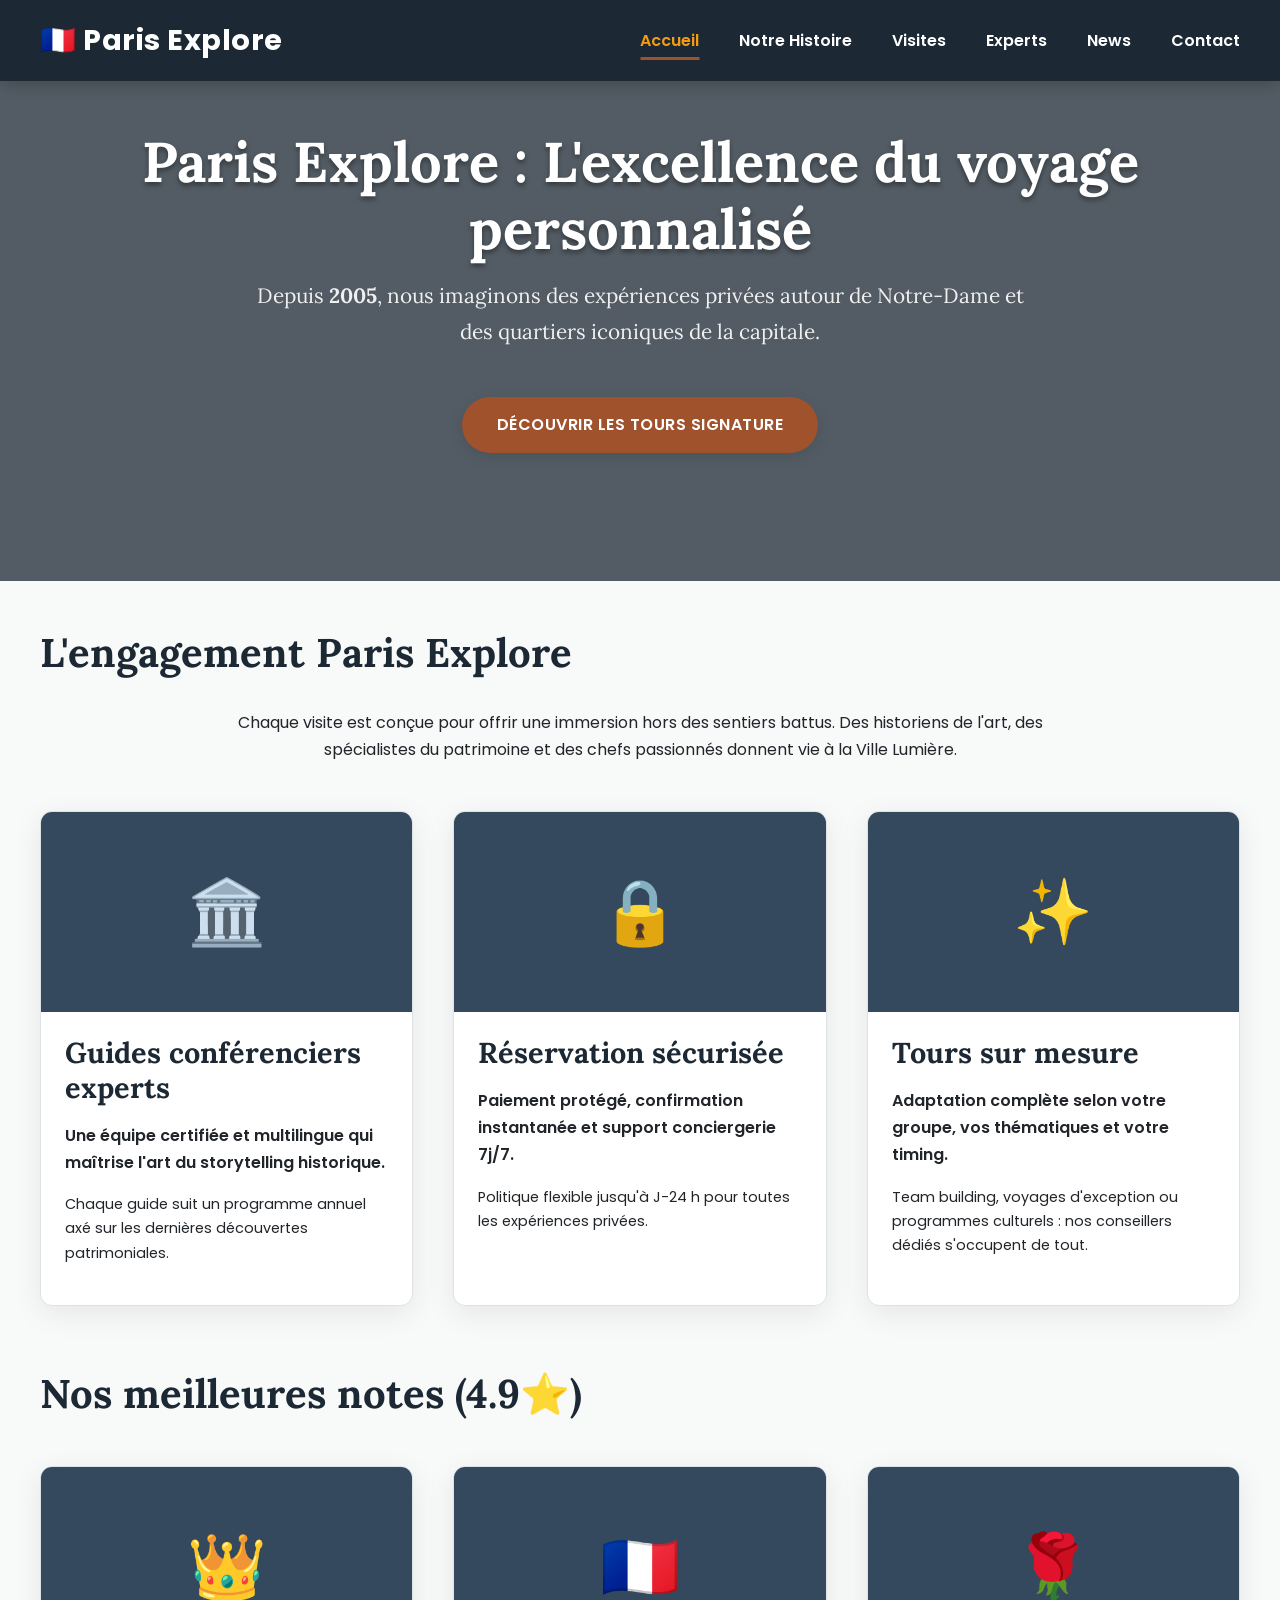
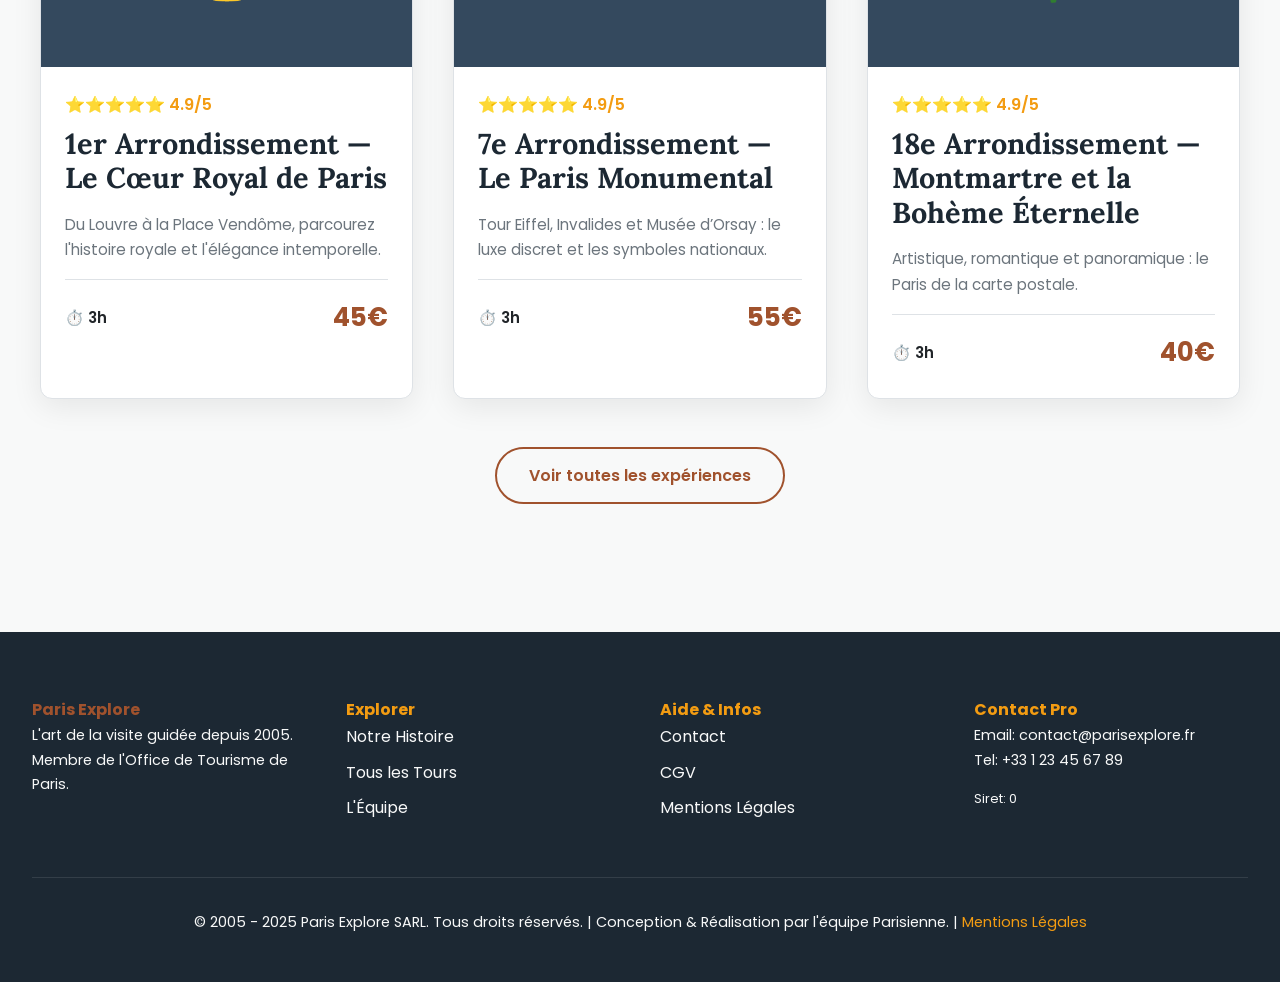
<file: index.html>
<!DOCTYPE html>
<html lang="fr">
<head>
    <meta charset="UTF-8">
    <meta name="viewport" content="width=device-width, initial-scale=1.0">
    <title>Paris Explore | Visites Privées d'Exception</title>
    <link rel="preconnect" href="https://fonts.googleapis.com">
    <link rel="preconnect" href="https://fonts.gstatic.com" crossorigin>
    <link href="https://fonts.googleapis.com/css2?family=Lora:ital,wght@0,400..700;1,400..700&family=Poppins:wght@300;400;600;700&display=swap" rel="stylesheet">
    <link rel="stylesheet" href="css/styles.css">
</head>
<body data-page="home">
    <div data-component="modal"></div>
    <div data-component="header"></div>

    <main>
        <section class="hero">
            <h1>Paris Explore&nbsp;: L'excellence du voyage personnalisé</h1>
            <p>Depuis <strong>2005</strong>, nous imaginons des expériences privées autour de Notre-Dame et des quartiers iconiques de la capitale.</p>
            <a class="cta-button" href="tours.html">Découvrir les tours signature</a>
        </section>

        <div class="container">
            <h2>L'engagement Paris Explore</h2>
            <p class="intro-text text-center">Chaque visite est conçue pour offrir une immersion hors des sentiers battus. Des historiens de l'art, des spécialistes du patrimoine et des chefs passionnés donnent vie à la Ville Lumière.</p>

            <div class="grid grid-spacing">
                <div class="card card-static">
                    <div class="card-image" aria-hidden="true">🏛️</div>
                    <div class="card-content">
                        <h3>Guides conférenciers experts</h3>
                        <p class="text-emphasis">Une équipe certifiée et multilingue qui maîtrise l'art du storytelling historique.</p>
                        <p class="text-small">Chaque guide suit un programme annuel axé sur les dernières découvertes patrimoniales.</p>
                    </div>
                </div>
                <div class="card card-static">
                    <div class="card-image" aria-hidden="true">🔒</div>
                    <div class="card-content">
                        <h3>Réservation sécurisée</h3>
                        <p class="text-emphasis">Paiement protégé, confirmation instantanée et support conciergerie 7j/7.</p>
                        <p class="text-small">Politique flexible jusqu'à J-24&nbsp;h pour toutes les expériences privées.</p>
                    </div>
                </div>
                <div class="card card-static">
                    <div class="card-image" aria-hidden="true">✨</div>
                    <div class="card-content">
                        <h3>Tours sur mesure</h3>
                        <p class="text-emphasis">Adaptation complète selon votre groupe, vos thématiques et votre timing.</p>
                        <p class="text-small">Team building, voyages d'exception ou programmes culturels&nbsp;: nos conseillers dédiés s'occupent de tout.</p>
                    </div>
                </div>
            </div>

            <h2 class="section-spacing">Nos meilleures notes (4.9⭐)</h2>
            <div class="grid" id="popularTours"></div>

            <div class="section-cta">
                <a class="secondary-button" href="tours.html">Voir toutes les expériences</a>
            </div>
        </div>
    </main>

    <div data-component="footer"></div>

    <script type="module" src="js/layout.js"></script>
    <script type="module" src="js/pages/home.js"></script>
</body>
</html>
</file>
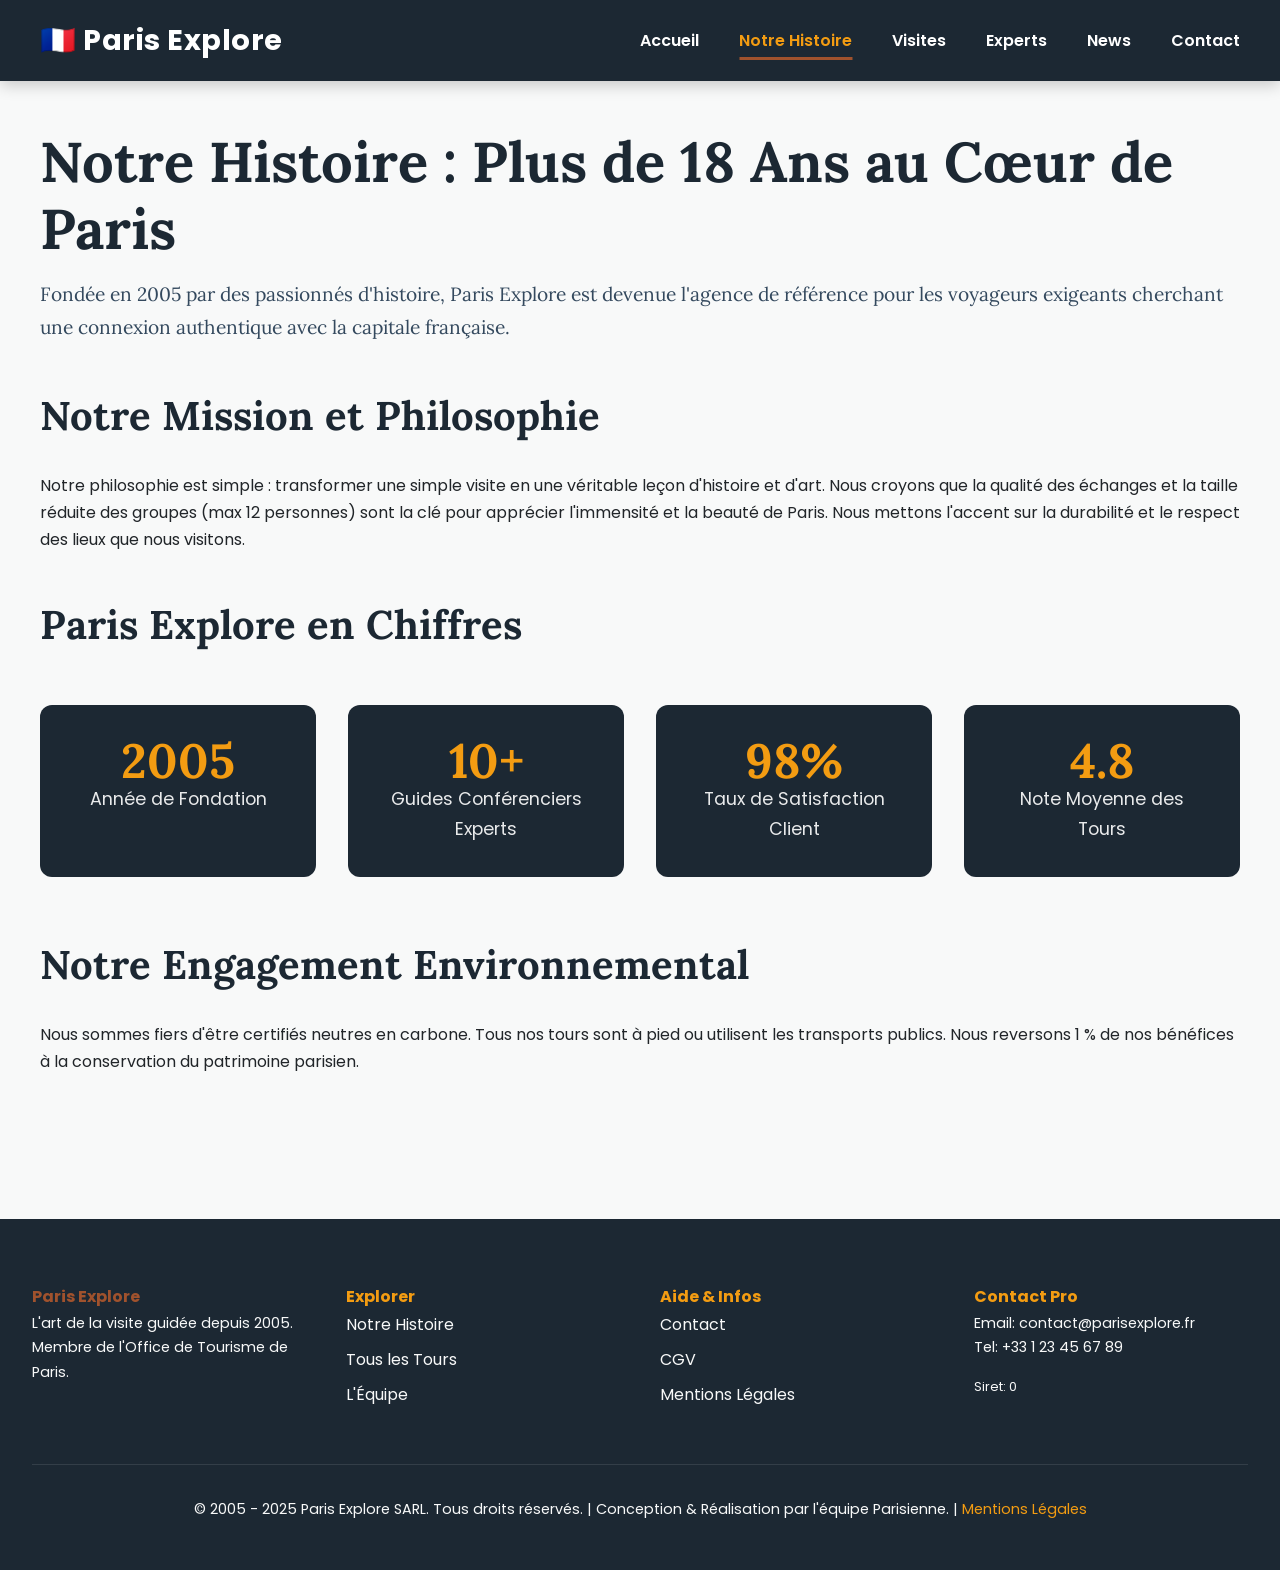
<file: about.html>
<!DOCTYPE html>
<html lang="fr">
<head>
    <meta charset="UTF-8">
    <meta name="viewport" content="width=device-width, initial-scale=1.0">
    <title>Notre Histoire | Paris Explore</title>
    <link rel="preconnect" href="https://fonts.googleapis.com">
    <link rel="preconnect" href="https://fonts.gstatic.com" crossorigin>
    <link href="https://fonts.googleapis.com/css2?family=Lora:ital,wght@0,400..700;1,400..700&family=Poppins:wght@300;400;600;700&display=swap" rel="stylesheet">
    <link rel="stylesheet" href="css/styles.css">
</head>
<body data-page="about">
    <div data-component="modal"></div>
    <div data-component="header"></div>

    <main>
        <div class="container">
            <h1>Notre Histoire&nbsp;: Plus de 18 Ans au Cœur de Paris</h1>
            <p style="font-family: 'Lora', serif; font-size: 1.2rem; color: var(--dark);">Fondée en 2005 par des passionnés d'histoire, Paris Explore est devenue l'agence de référence pour les voyageurs exigeants cherchant une connexion authentique avec la capitale française.</p>

            <h2 style="margin-top: 3rem;">Notre Mission et Philosophie</h2>
            <p>Notre philosophie est simple&nbsp;: transformer une simple visite en une véritable leçon d'histoire et d'art. Nous croyons que la qualité des échanges et la taille réduite des groupes (max 12 personnes) sont la clé pour apprécier l'immensité et la beauté de Paris. Nous mettons l'accent sur la durabilité et le respect des lieux que nous visitons.</p>

            <h2 style="margin-top: 3rem;">Paris Explore en Chiffres</h2>
            <div class="stats-grid">
                <div class="stat-box">
                    <span class="number">2005</span>
                    <span class="label">Année de Fondation</span>
                </div>
                <div class="stat-box">
                    <span class="number">10+</span>
                    <span class="label">Guides Conférenciers Experts</span>
                </div>
                <div class="stat-box">
                    <span class="number">98%</span>
                    <span class="label">Taux de Satisfaction Client</span>
                </div>
                <div class="stat-box">
                    <span class="number">4.8</span>
                    <span class="label">Note Moyenne des Tours</span>
                </div>
            </div>

            <h2 style="margin-top: 4rem;">Notre Engagement Environnemental</h2>
            <p>Nous sommes fiers d'être certifiés neutres en carbone. Tous nos tours sont à pied ou utilisent les transports publics. Nous reversons 1&nbsp;% de nos bénéfices à la conservation du patrimoine parisien.</p>
        </div>
    </main>

    <div data-component="footer"></div>

    <script type="module" src="js/layout.js"></script>
</body>
</html>
</file>
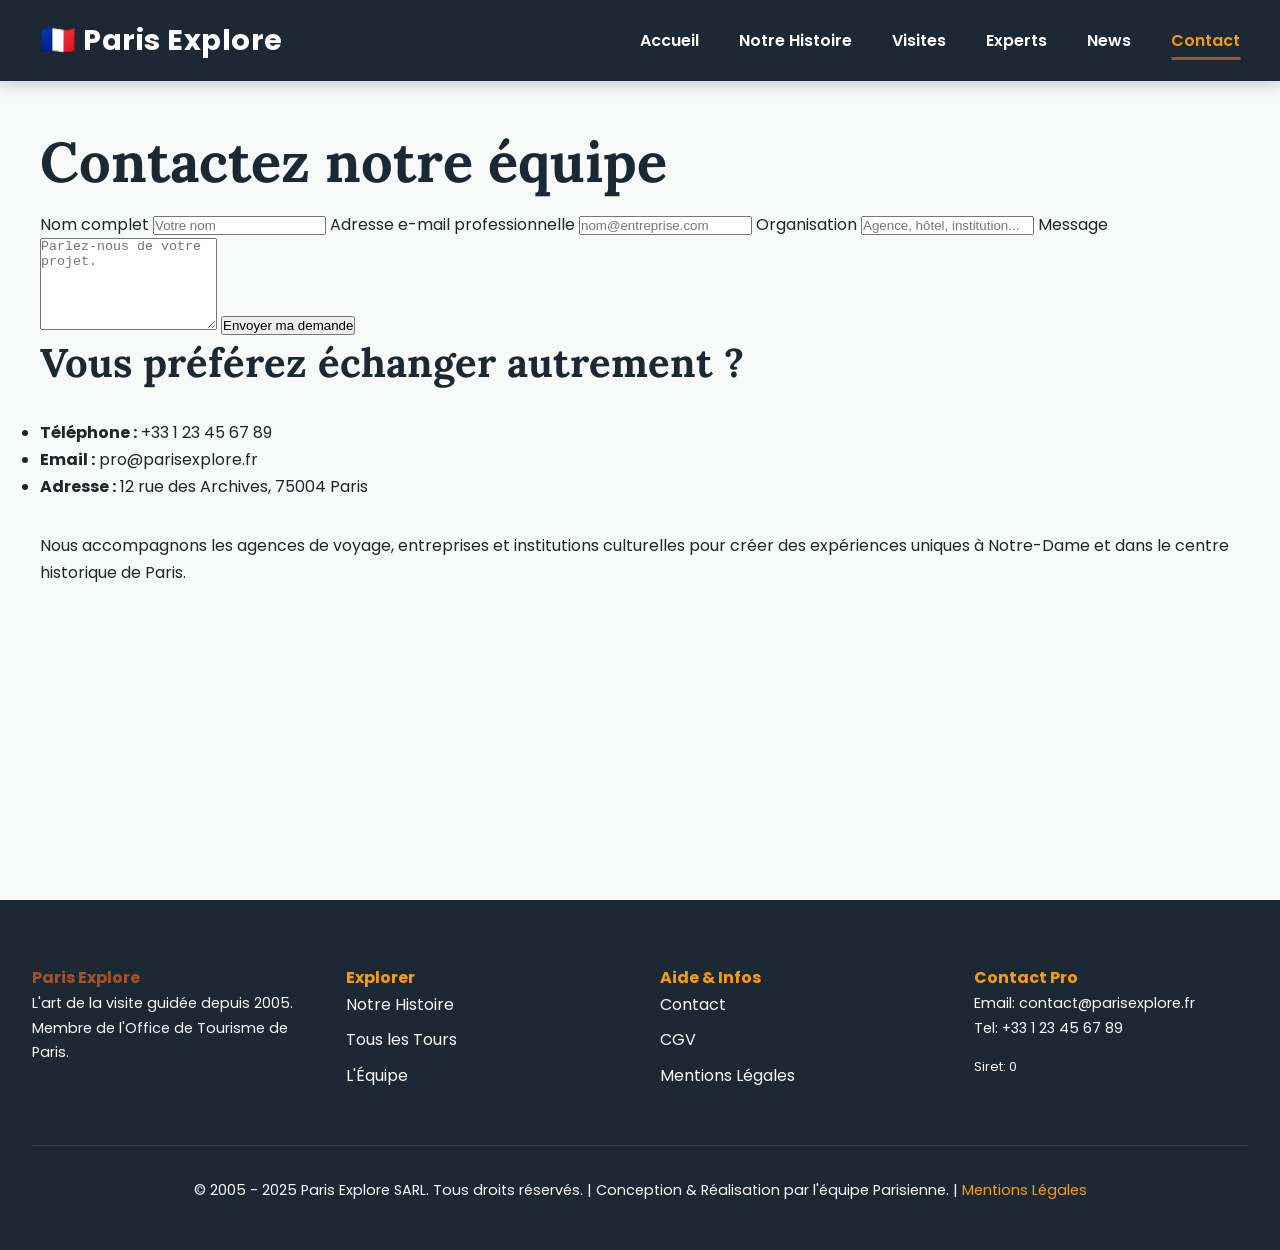
<file: contact.html>
<!DOCTYPE html>
<html lang="fr">
<head>
    <meta charset="UTF-8">
    <meta name="viewport" content="width=device-width, initial-scale=1.0">
    <title>Contact | Paris Explore</title>
    <link rel="preconnect" href="https://fonts.googleapis.com">
    <link rel="preconnect" href="https://fonts.gstatic.com" crossorigin>
    <link href="https://fonts.googleapis.com/css2?family=Lora:ital,wght@0,400..700;1,400..700&family=Poppins:wght@300;400;600;700&display=swap" rel="stylesheet">
    <link rel="stylesheet" href="css/styles.css">
</head>
<body data-page="contact">
    <div data-component="modal"></div>
    <div data-component="header"></div>

    <main>
        <div class="container">
            <h1>Contactez notre équipe</h1>
            <div class="contact-grid">
                <form id="contactForm" class="contact-form">
                    <label for="name">Nom complet</label>
                    <input type="text" id="name" name="name" placeholder="Votre nom" required>

                    <label for="email">Adresse e-mail professionnelle</label>
                    <input type="email" id="email" name="email" placeholder="nom@entreprise.com" required>

                    <label for="company">Organisation</label>
                    <input type="text" id="company" name="company" placeholder="Agence, hôtel, institution...">

                    <label for="message">Message</label>
                    <textarea id="message" name="message" rows="6" placeholder="Parlez-nous de votre projet."></textarea>

                    <button type="submit" class="btn-primary">Envoyer ma demande</button>
                </form>

                <section class="contact-details">
                    <h2>Vous préférez échanger autrement ?</h2>
                    <ul>
                        <li><strong>Téléphone :</strong> +33 1 23 45 67 89</li>
                        <li><strong>Email :</strong> pro@parisexplore.fr</li>
                        <li><strong>Adresse :</strong> 12 rue des Archives, 75004 Paris</li>
                    </ul>
                    <p style="margin-top: 2rem;">Nous accompagnons les agences de voyage, entreprises et institutions culturelles pour créer des expériences uniques à Notre-Dame et dans le centre historique de Paris.</p>
                </section>
            </div>
        </div>
    </main>

    <div data-component="footer"></div>

    <script type="module" src="js/layout.js"></script>
    <script type="module" src="js/pages/contact.js"></script>
</body>
</html>
</file>
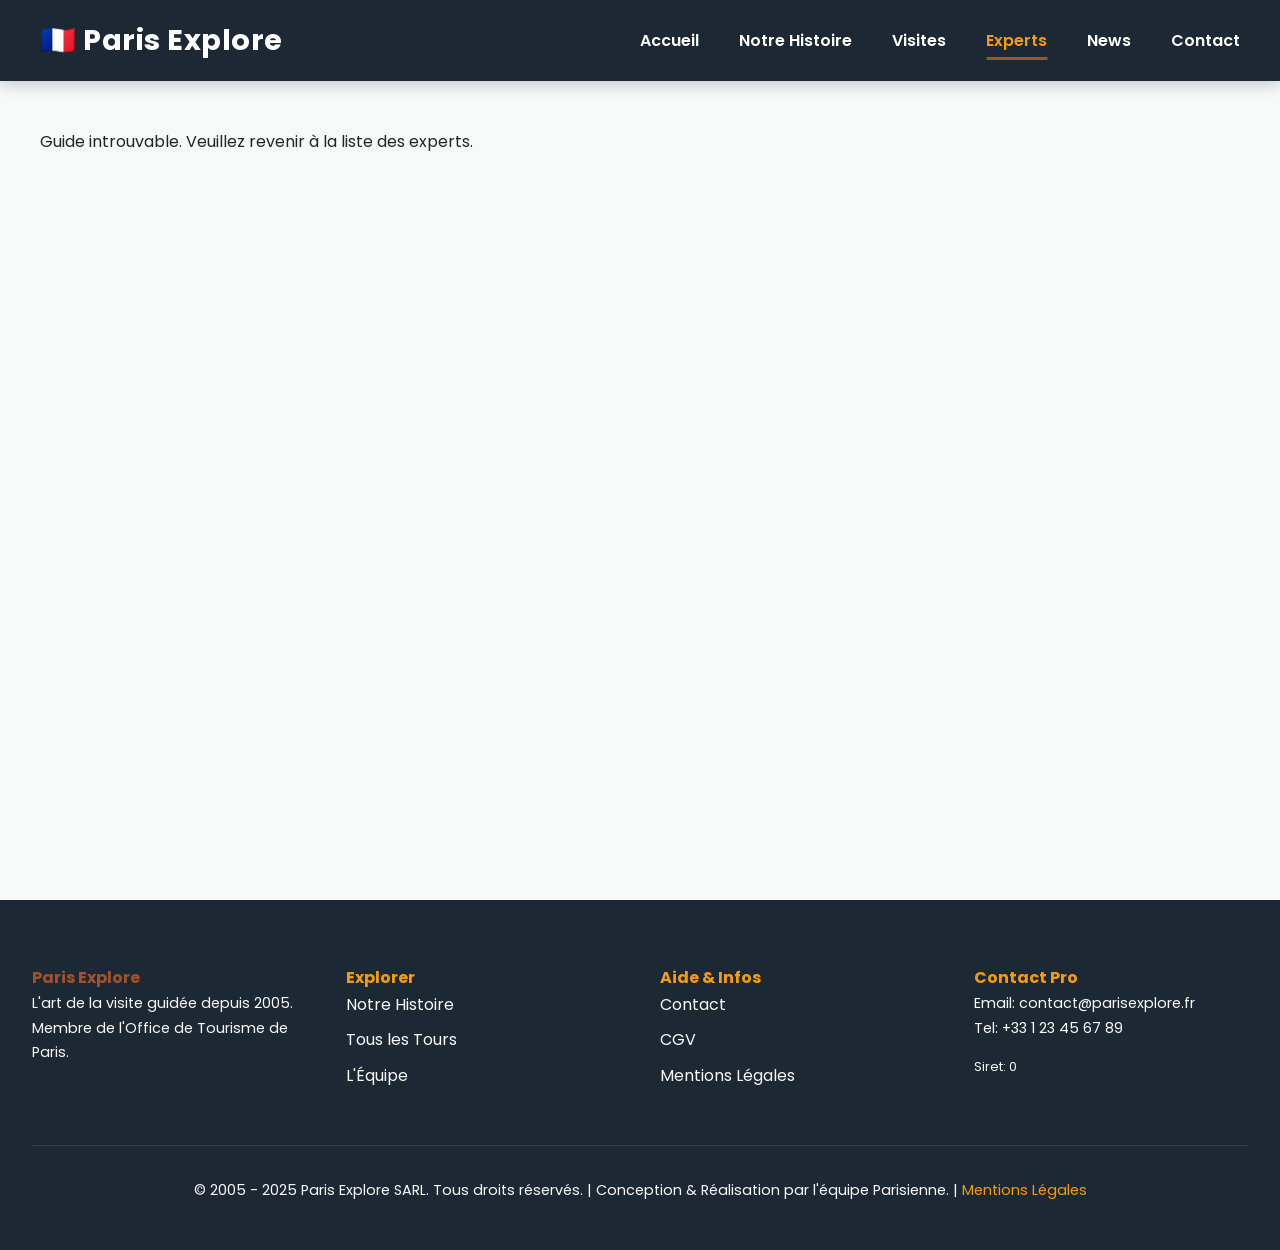
<file: guide-profile.html>
<!DOCTYPE html>
<html lang="fr">
<head>
    <meta charset="UTF-8">
    <meta name="viewport" content="width=device-width, initial-scale=1.0">
    <title>Profil du guide | Paris Explore</title>
    <link rel="preconnect" href="https://fonts.googleapis.com">
    <link rel="preconnect" href="https://fonts.gstatic.com" crossorigin>
    <link href="https://fonts.googleapis.com/css2?family=Lora:ital,wght@0,400..700;1,400..700&family=Poppins:wght@300;400;600;700&display=swap" rel="stylesheet">
    <link rel="stylesheet" href="css/styles.css">
</head>
<body data-page="guides">
    <div data-component="modal"></div>
    <div data-component="header"></div>

    <main>
        <div class="guide-profile container">
            <section class="guide-header">
                <div class="guide-avatar" id="guideAvatar" aria-hidden="true">👤</div>
                <div>
                    <h1 id="guideName">Nom du guide</h1>
                    <p id="guideTagline" class="lead">Expert en patrimoine gothique</p>
                    <div id="guideRating" class="rating"></div>
                </div>
            </section>

            <section class="guide-details">
                <div>
                    <h2>À propos</h2>
                    <p id="guideBio">Chargement de la biographie...</p>
                </div>
                <div>
                    <h2>Langues parlées</h2>
                    <div id="guideLanguages" class="tag-list"></div>
                </div>
                <div>
                    <h2>Spécialités</h2>
                    <div id="guideSpecialties" class="tag-list"></div>
                </div>
            </section>

            <section>
                <h2>Tours animés par ce guide</h2>
                <div id="guideTours" class="grid" style="grid-template-columns: repeat(auto-fit, minmax(320px, 1fr));"></div>
            </section>
        </div>
    </main>

    <div data-component="footer"></div>

    <script type="module" src="js/layout.js"></script>
    <script type="module" src="js/pages/guide-profile.js"></script>
</body>
</html>
</file>
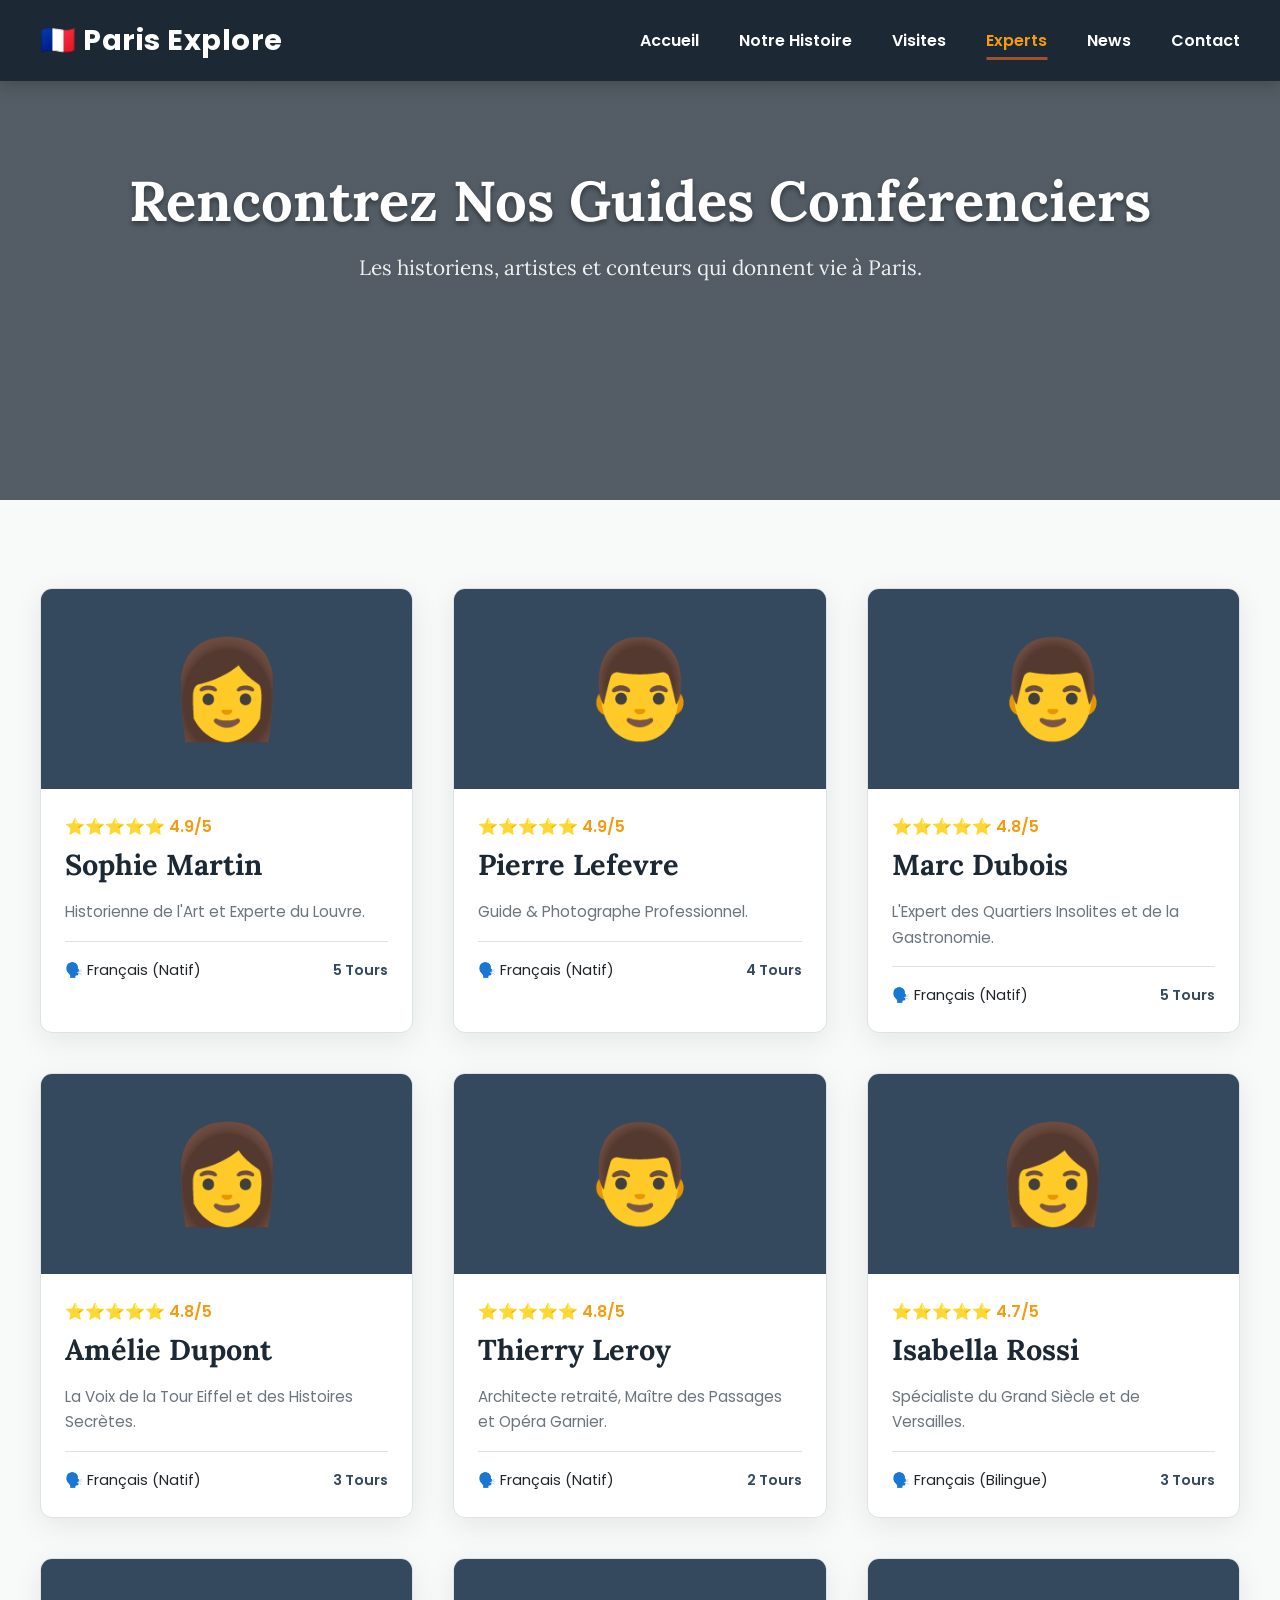
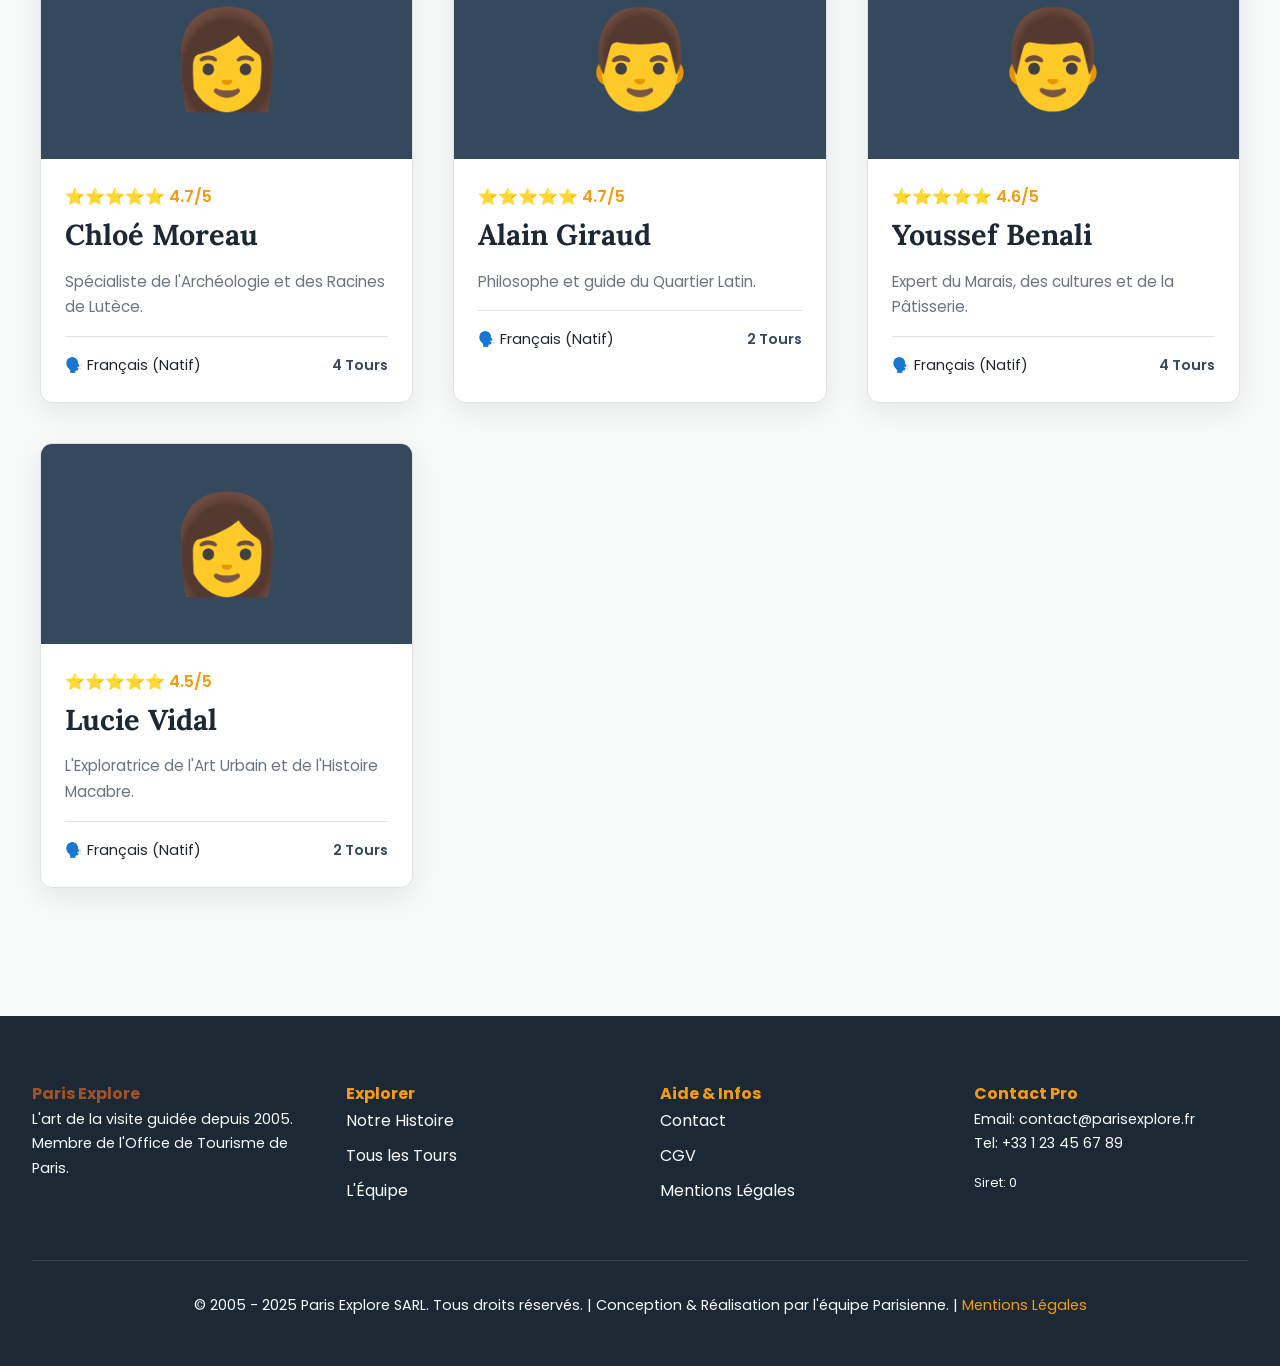
<file: guides.html>
<!DOCTYPE html>
<html lang="fr">
<head>
    <meta charset="UTF-8">
    <meta name="viewport" content="width=device-width, initial-scale=1.0">
    <title>Nos Guides Experts | Paris Explore</title>
    <link rel="preconnect" href="https://fonts.googleapis.com">
    <link rel="preconnect" href="https://fonts.gstatic.com" crossorigin>
    <link href="https://fonts.googleapis.com/css2?family=Lora:ital,wght@0,400..700;1,400..700&family=Poppins:wght@300;400;600;700&display=swap" rel="stylesheet">
    <link rel="stylesheet" href="css/styles.css">
</head>
<body data-page="guides">
    <div data-component="modal"></div>
    <div data-component="header"></div>

    <main>
        <section class="hero" style="background-image: linear-gradient(rgba(28, 40, 51, 0.75), rgba(28, 40, 51, 0.75)), url('https://placehold.co/1600x600/1C2833/FFFFFF?text=Guides+Page+Hero');">
            <h1>Rencontrez Nos Guides Conférenciers</h1>
            <p>Les historiens, artistes et conteurs qui donnent vie à Paris.</p>
        </section>

        <div class="container">
            <div class="grid" id="allGuides"></div>
        </div>
    </main>

    <div data-component="footer"></div>

    <script type="module" src="js/layout.js"></script>
    <script type="module" src="js/pages/guides.js"></script>
</body>
</html>
</file>
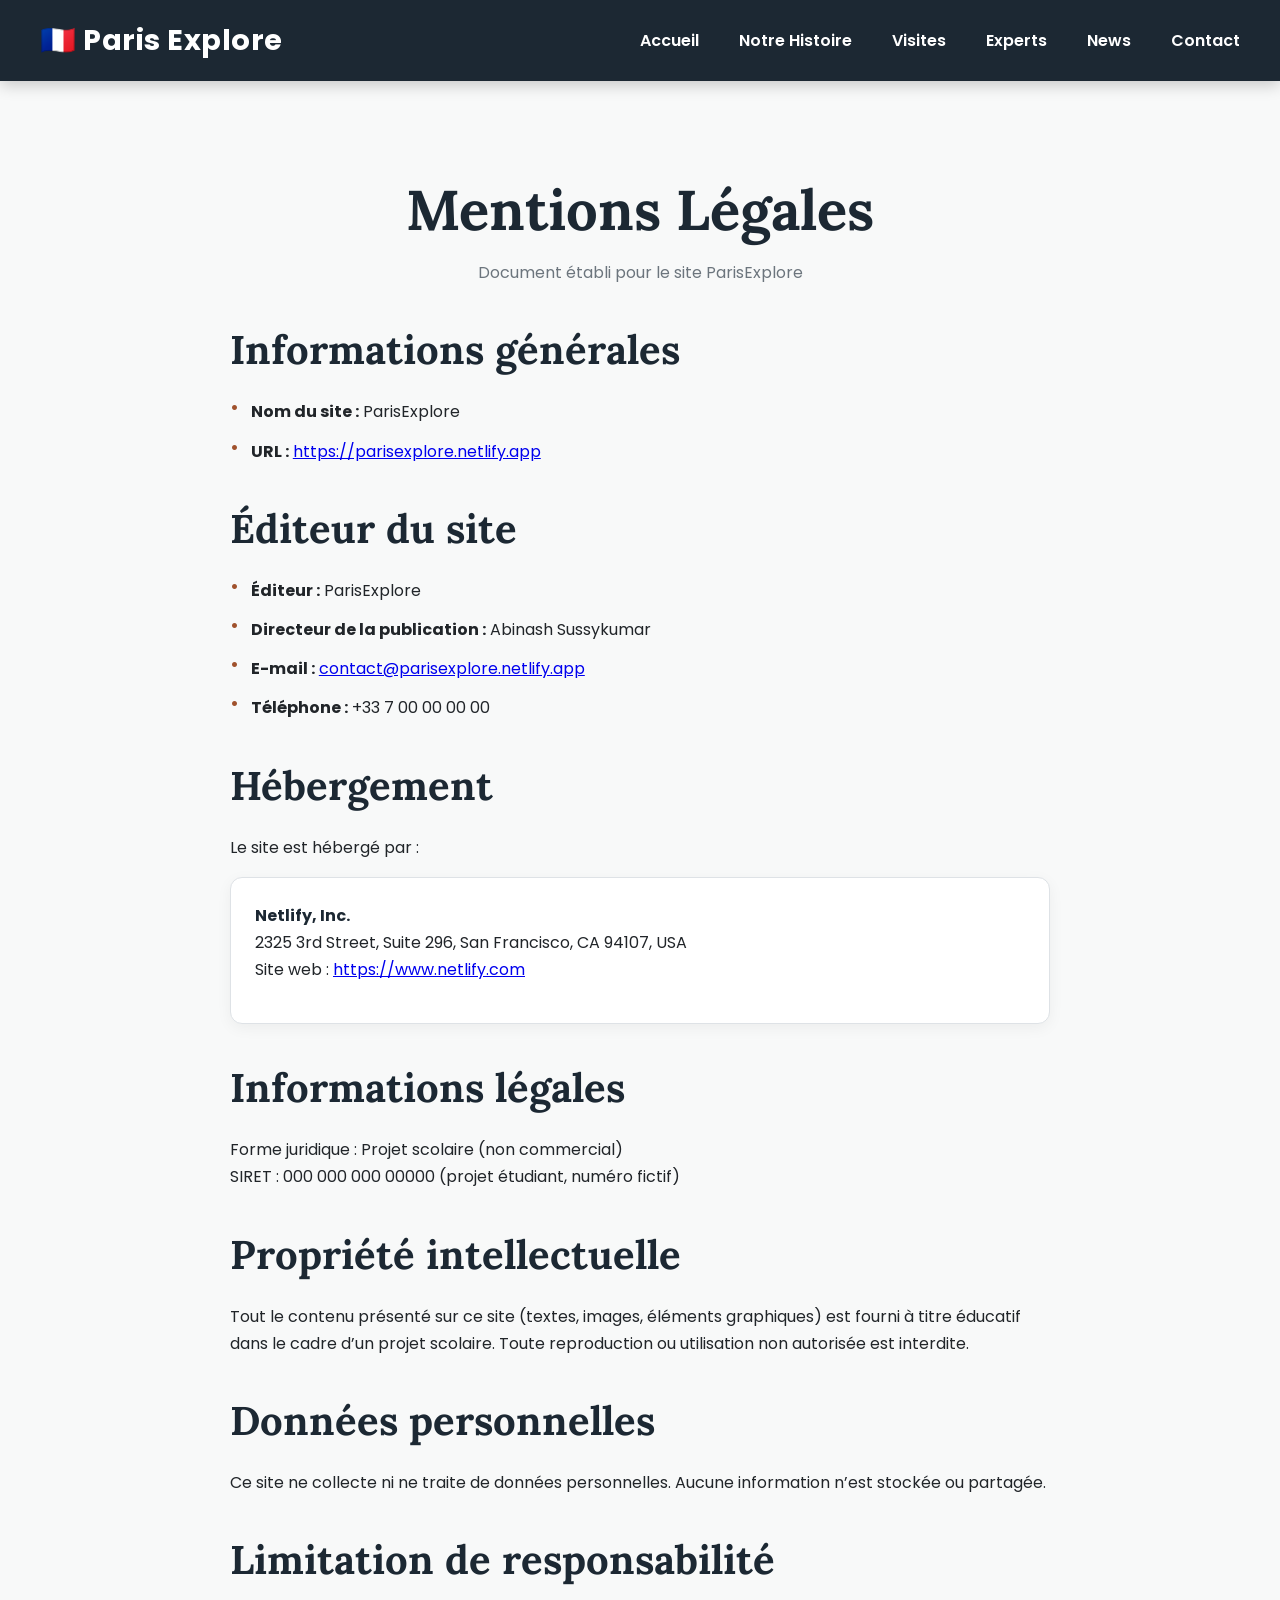
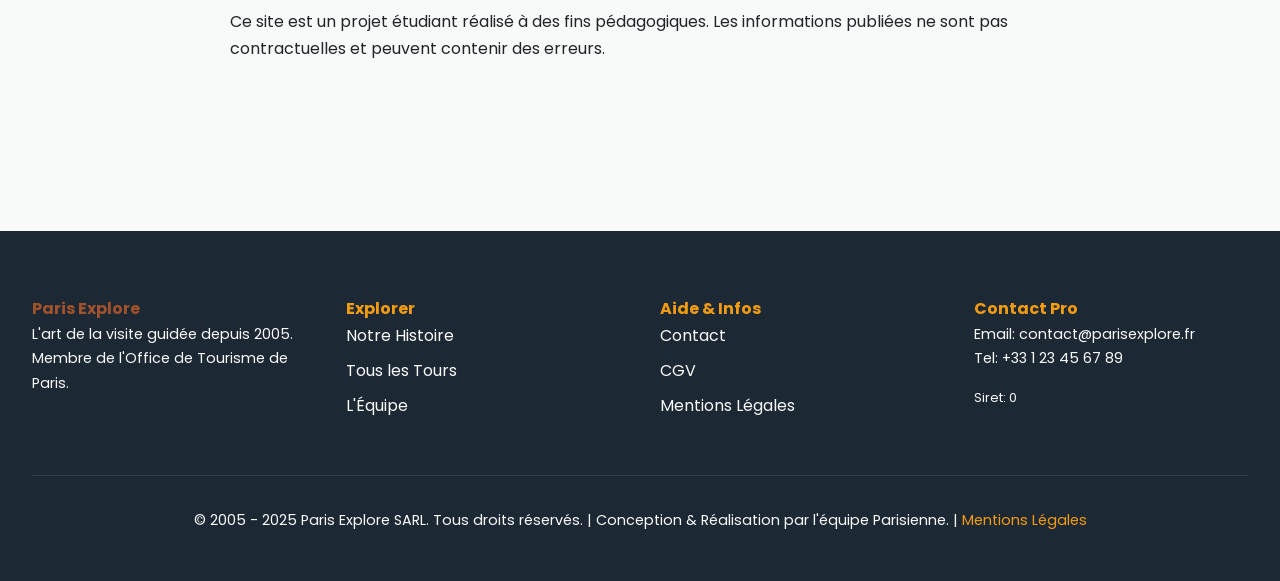
<file: mentions.html>
<!DOCTYPE html>
<html lang="fr">
<head>
    <meta charset="UTF-8">
    <meta name="viewport" content="width=device-width, initial-scale=1.0">
    <title>Mentions Légales | Paris Explore</title>
    <link rel="preconnect" href="https://fonts.googleapis.com">
    <link rel="preconnect" href="https://fonts.gstatic.com" crossorigin>
    <link href="https://fonts.googleapis.com/css2?family=Lora:ital,wght@0,400..700;1,400..700&family=Poppins:wght@300;400;600;700&display=swap" rel="stylesheet">
    <link rel="stylesheet" href="css/styles.css">
</head>
<body data-page="mentions">
    <div data-component="modal"></div>
    <div data-component="header"></div>

    <main>
        <div class="container legal-page">
            <div class="legal-heading">
                <h1>Mentions Légales</h1>
                <p>Document établi pour le site ParisExplore</p>
            </div>

            <section class="legal-section" id="informations-generales">
                <h2>Informations générales</h2>
                <ul class="legal-list">
                    <li><strong>Nom du site&nbsp;:</strong> ParisExplore</li>
                    <li><strong>URL&nbsp;:</strong> <a href="https://parisexplore.netlify.app" target="_blank" rel="noopener">https://parisexplore.netlify.app</a></li>
                </ul>
            </section>

            <section class="legal-section" id="editeur">
                <h2>Éditeur du site</h2>
                <ul class="legal-list">
                    <li><strong>Éditeur :</strong> ParisExplore</li>
                    <li><strong>Directeur de la publication :</strong> Abinash Sussykumar</li>
                    <li><strong>E-mail :</strong> <a href="mailto:contact@parisexplore.netlify.app">contact@parisexplore.netlify.app</a></li>
                    <li><strong>Téléphone :</strong> +33&nbsp;7&nbsp;00&nbsp;00&nbsp;00&nbsp;00</li>
                </ul>
            </section>

            <section class="legal-section" id="hebergement">
                <h2>Hébergement</h2>
                <p>Le site est hébergé par&nbsp;:</p>
                <div class="legal-contact">
                    <p><strong>Netlify, Inc.</strong><br>
                    2325 3rd Street, Suite 296, San Francisco, CA 94107, USA<br>
                    Site web&nbsp;: <a href="https://www.netlify.com" target="_blank" rel="noopener">https://www.netlify.com</a></p>
                </div>
            </section>

            <section class="legal-section" id="informations-legales">
                <h2>Informations légales</h2>
                <p>Forme juridique&nbsp;: Projet scolaire (non commercial)<br>
                    SIRET&nbsp;: 000&nbsp;000&nbsp;000&nbsp;00000 (projet étudiant, numéro fictif)</p>
            </section>

            <section class="legal-section" id="propriete-intellectuelle">
                <h2>Propriété intellectuelle</h2>
                <p>Tout le contenu présenté sur ce site (textes, images, éléments graphiques) est fourni à titre éducatif dans le cadre d’un projet scolaire. Toute reproduction ou utilisation non autorisée est interdite.</p>
            </section>

            <section class="legal-section" id="donnees-personnelles">
                <h2>Données personnelles</h2>
                <p>Ce site ne collecte ni ne traite de données personnelles. Aucune information n’est stockée ou partagée.</p>
            </section>

            <section class="legal-section" id="responsabilite">
                <h2>Limitation de responsabilité</h2>
                <p>Ce site est un projet étudiant réalisé à des fins pédagogiques. Les informations publiées ne sont pas contractuelles et peuvent contenir des erreurs.</p>
            </section>
        </div>
    </main>

    <div data-component="footer"></div>

    <script type="module" src="js/layout.js"></script>
</body>
</html>
</file>
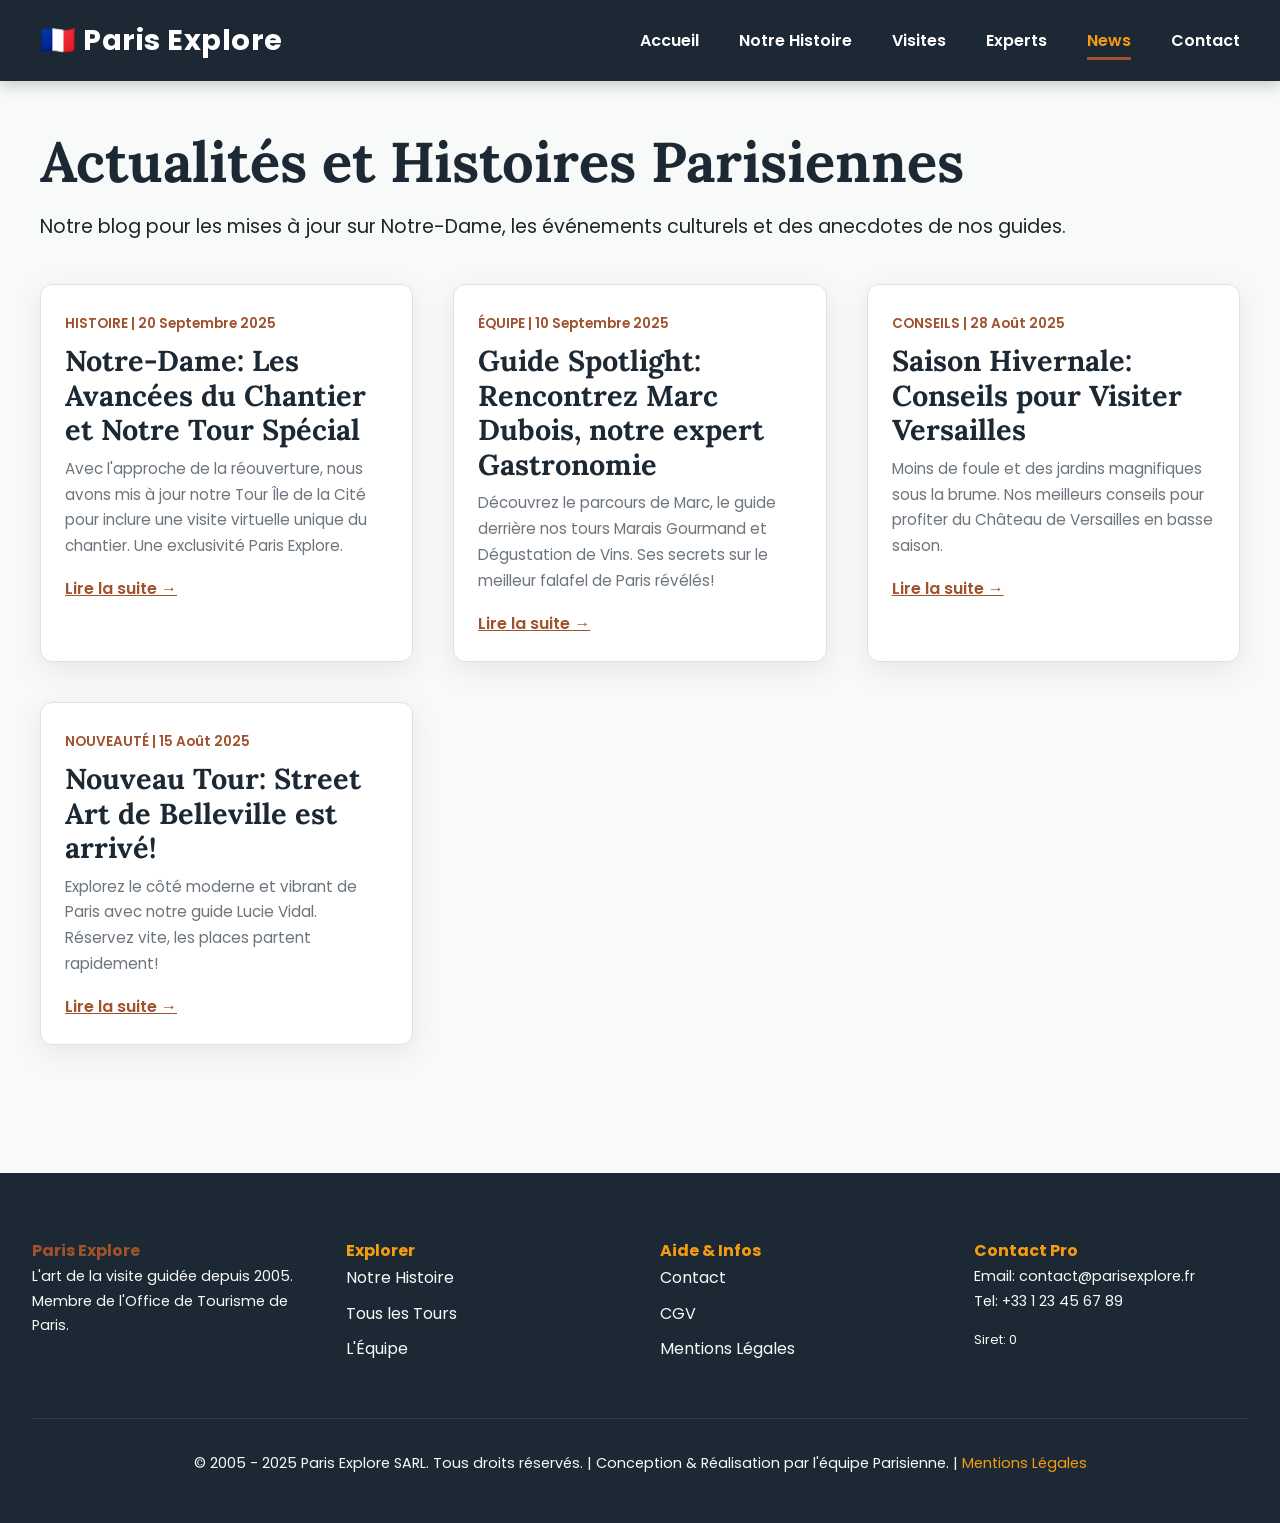
<file: news.html>
<!DOCTYPE html>
<html lang="fr">
<head>
    <meta charset="UTF-8">
    <meta name="viewport" content="width=device-width, initial-scale=1.0">
    <title>Actualités | Paris Explore</title>
    <link rel="preconnect" href="https://fonts.googleapis.com">
    <link rel="preconnect" href="https://fonts.gstatic.com" crossorigin>
    <link href="https://fonts.googleapis.com/css2?family=Lora:ital,wght@0,400..700;1,400..700&family=Poppins:wght@300;400;600;700&display=swap" rel="stylesheet">
    <link rel="stylesheet" href="css/styles.css">
</head>
<body data-page="news">
    <div data-component="modal"></div>
    <div data-component="header"></div>

    <main>
        <div class="container">
            <h1>Actualités et Histoires Parisiennes</h1>
            <p style="font-size: 1.2rem; margin-bottom: 2rem;">Notre blog pour les mises à jour sur Notre-Dame, les événements culturels et des anecdotes de nos guides.</p>
            <div class="grid" id="newsGrid" style="grid-template-columns: repeat(auto-fit, minmax(350px, 1fr));"></div>
        </div>
    </main>

    <div data-component="footer"></div>

    <script type="module" src="js/layout.js"></script>
    <script type="module" src="js/pages/news.js"></script>
</body>
</html>
</file>
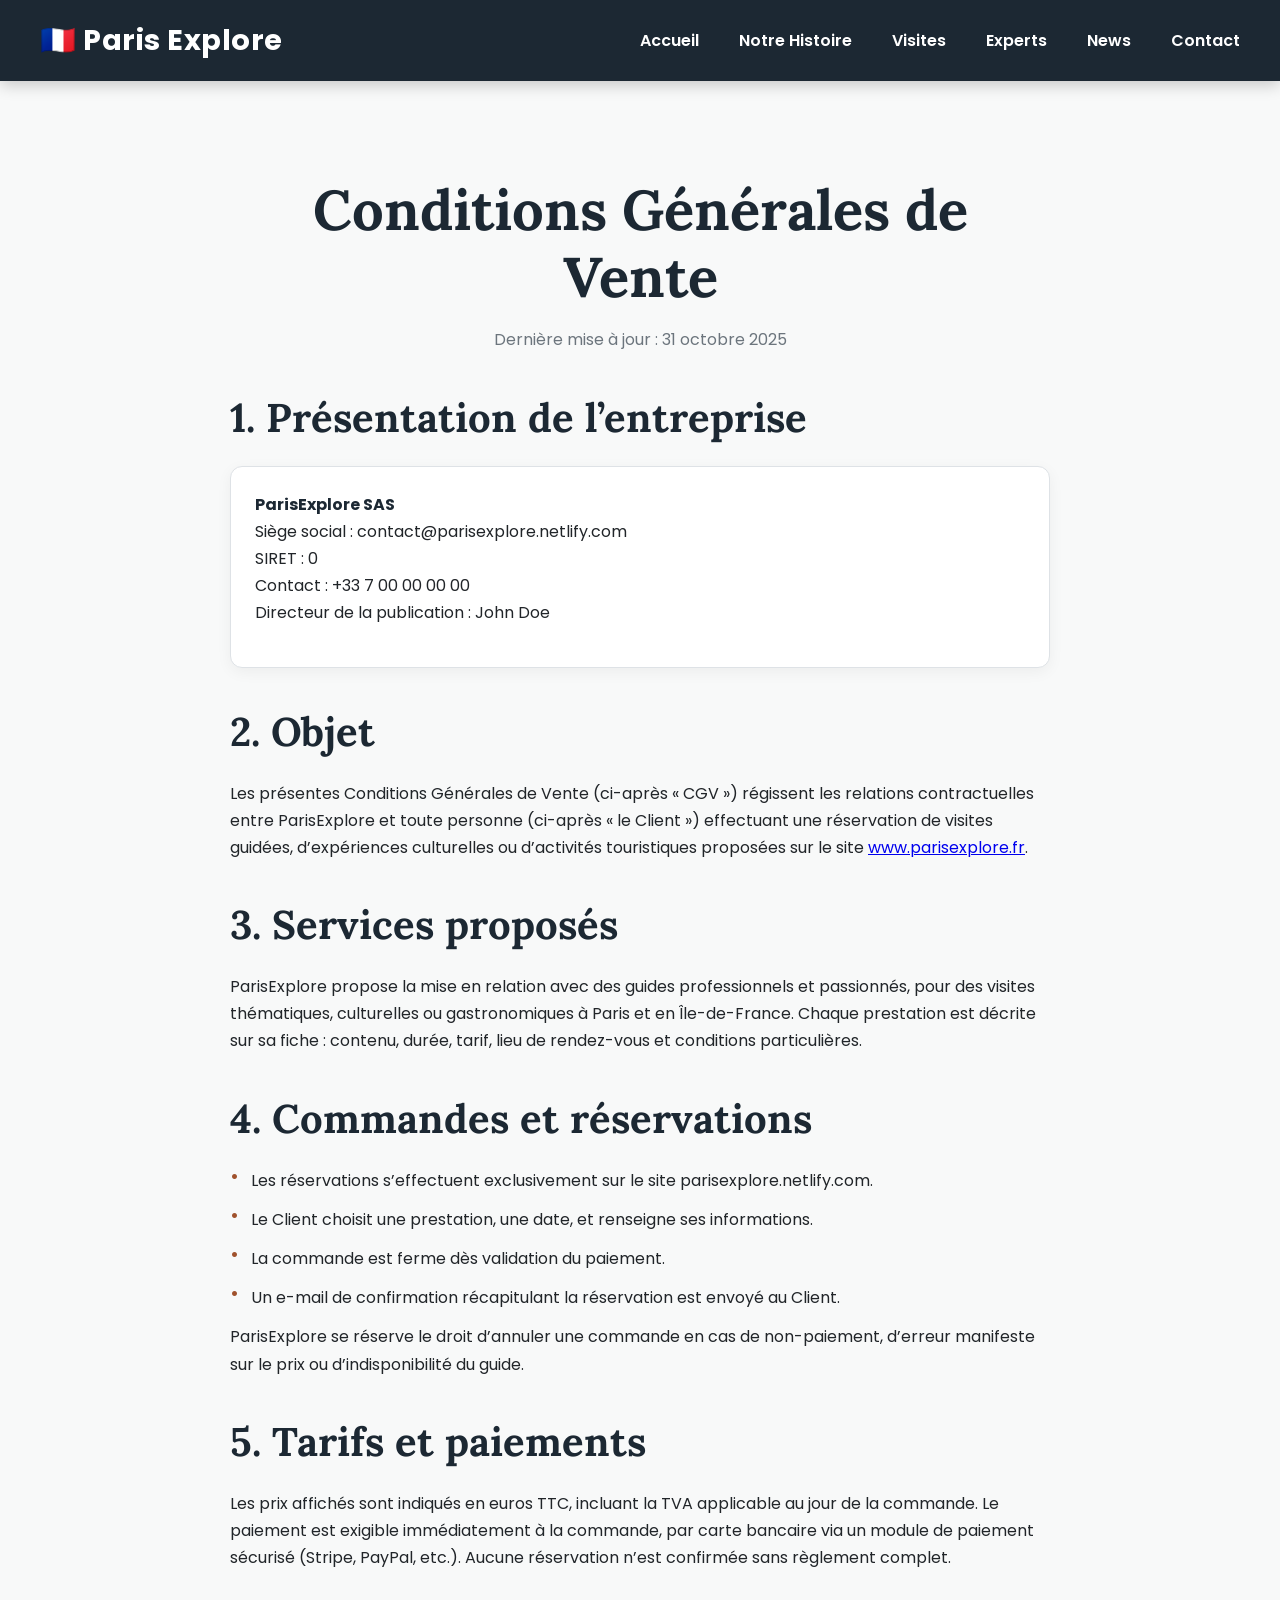
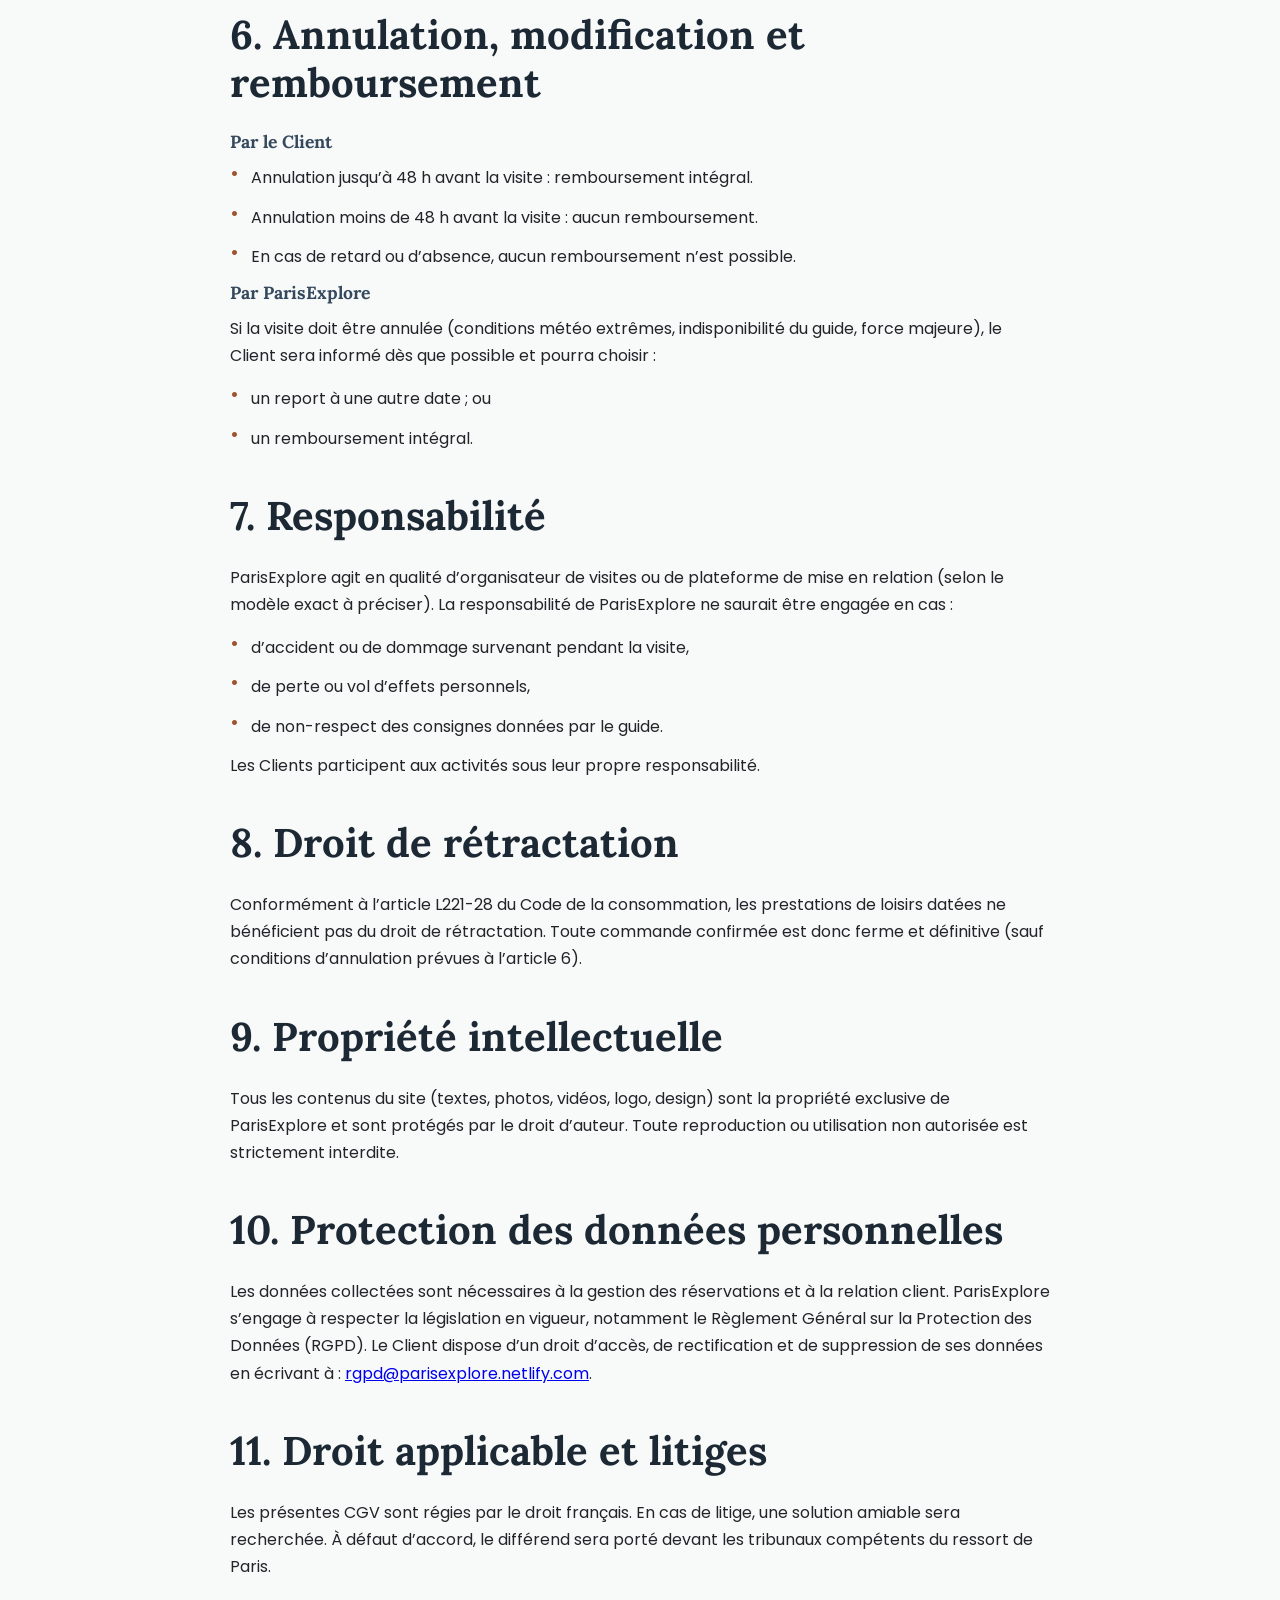
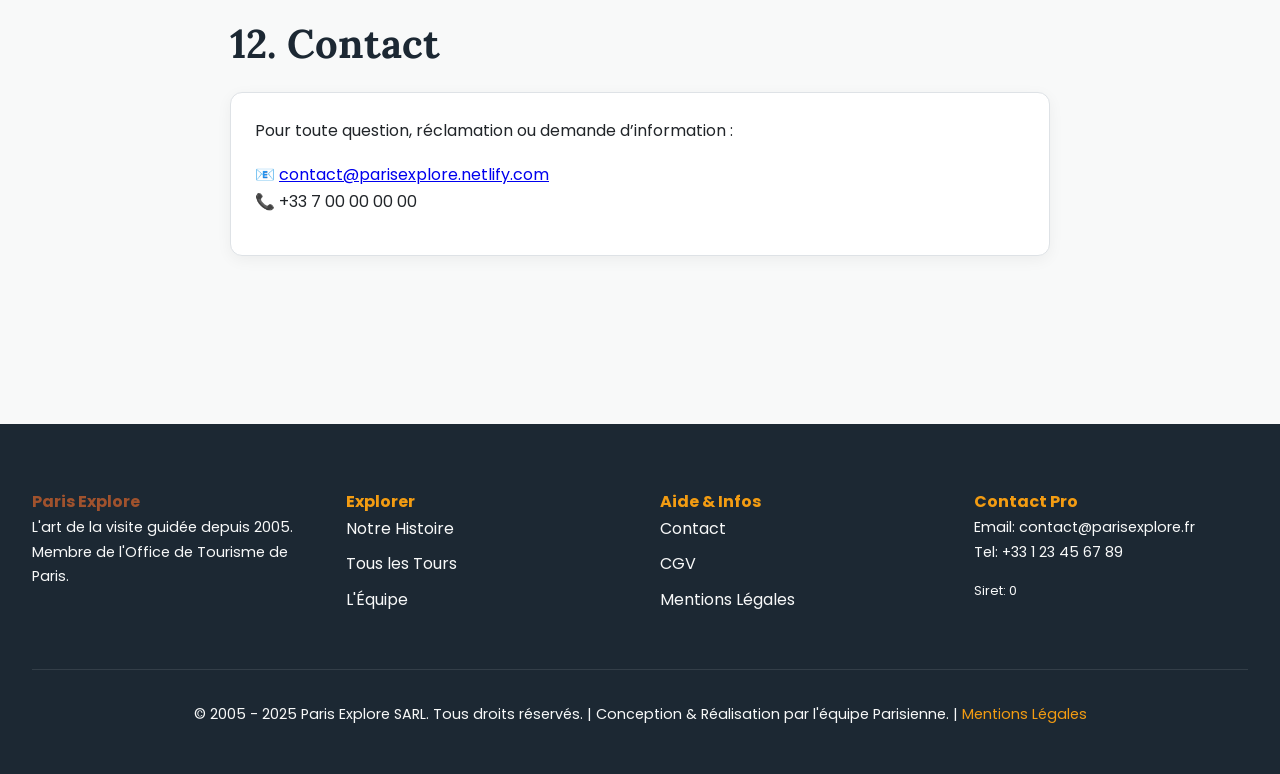
<file: terms.html>
<!DOCTYPE html>
<html lang="fr">
<head>
    <meta charset="UTF-8">
    <meta name="viewport" content="width=device-width, initial-scale=1.0">
    <title>Conditions Générales de Vente | Paris Explore</title>
    <link rel="preconnect" href="https://fonts.googleapis.com">
    <link rel="preconnect" href="https://fonts.gstatic.com" crossorigin>
    <link href="https://fonts.googleapis.com/css2?family=Lora:ital,wght@0,400..700;1,400..700&family=Poppins:wght@300;400;600;700&display=swap" rel="stylesheet">
    <link rel="stylesheet" href="css/styles.css">
</head>
<body data-page="terms">
    <div data-component="modal"></div>
    <div data-component="header"></div>

    <main>
        <div class="container legal-page">
            <div class="legal-heading">
                <h1>Conditions Générales de Vente</h1>
                <p>Dernière mise à jour&nbsp;: 31 octobre 2025</p>
            </div>

            <section class="legal-section" id="presentation">
                <h2>1. Présentation de l’entreprise</h2>
                <div class="legal-contact">
                    <p><strong>ParisExplore SAS</strong><br>
                    Siège social&nbsp;: contact@parisexplore.netlify.com<br>
                    SIRET&nbsp;: 0<br>
                    Contact&nbsp;: +33&nbsp;7&nbsp;00&nbsp;00&nbsp;00&nbsp;00<br>
                    Directeur de la publication&nbsp;: John Doe</p>
                </div>
            </section>

            <section class="legal-section" id="objet">
                <h2>2. Objet</h2>
                <p>Les présentes Conditions Générales de Vente (ci-après «&nbsp;CGV&nbsp;») régissent les relations contractuelles entre ParisExplore et toute personne (ci-après «&nbsp;le Client&nbsp;») effectuant une réservation de visites guidées, d’expériences culturelles ou d’activités touristiques proposées sur le site <a href="https://www.parisexplore.fr" target="_blank" rel="noopener">www.parisexplore.fr</a>.</p>
            </section>

            <section class="legal-section" id="services">
                <h2>3. Services proposés</h2>
                <p>ParisExplore propose la mise en relation avec des guides professionnels et passionnés, pour des visites thématiques, culturelles ou gastronomiques à Paris et en Île-de-France. Chaque prestation est décrite sur sa fiche&nbsp;: contenu, durée, tarif, lieu de rendez-vous et conditions particulières.</p>
            </section>

            <section class="legal-section" id="commandes">
                <h2>4. Commandes et réservations</h2>
                <ul class="legal-list">
                    <li>Les réservations s’effectuent exclusivement sur le site parisexplore.netlify.com.</li>
                    <li>Le Client choisit une prestation, une date, et renseigne ses informations.</li>
                    <li>La commande est ferme dès validation du paiement.</li>
                    <li>Un e-mail de confirmation récapitulant la réservation est envoyé au Client.</li>
                </ul>
                <p>ParisExplore se réserve le droit d’annuler une commande en cas de non-paiement, d’erreur manifeste sur le prix ou d’indisponibilité du guide.</p>
            </section>

            <section class="legal-section" id="tarifs">
                <h2>5. Tarifs et paiements</h2>
                <p>Les prix affichés sont indiqués en euros TTC, incluant la TVA applicable au jour de la commande. Le paiement est exigible immédiatement à la commande, par carte bancaire via un module de paiement sécurisé (Stripe, PayPal, etc.). Aucune réservation n’est confirmée sans règlement complet.</p>
            </section>

            <section class="legal-section" id="annulation">
                <h2>6. Annulation, modification et remboursement</h2>
                <h3>Par le Client</h3>
                <ul class="legal-list">
                    <li>Annulation jusqu’à 48&nbsp;h avant la visite&nbsp;: remboursement intégral.</li>
                    <li>Annulation moins de 48&nbsp;h avant la visite&nbsp;: aucun remboursement.</li>
                    <li>En cas de retard ou d’absence, aucun remboursement n’est possible.</li>
                </ul>
                <h3>Par ParisExplore</h3>
                <p>Si la visite doit être annulée (conditions météo extrêmes, indisponibilité du guide, force majeure), le Client sera informé dès que possible et pourra choisir&nbsp;:</p>
                <ul class="legal-list">
                    <li>un report à une autre date&nbsp;; ou</li>
                    <li>un remboursement intégral.</li>
                </ul>
            </section>

            <section class="legal-section" id="responsabilite">
                <h2>7. Responsabilité</h2>
                <p>ParisExplore agit en qualité d’organisateur de visites ou de plateforme de mise en relation (selon le modèle exact à préciser). La responsabilité de ParisExplore ne saurait être engagée en cas&nbsp;:</p>
                <ul class="legal-list">
                    <li>d’accident ou de dommage survenant pendant la visite,</li>
                    <li>de perte ou vol d’effets personnels,</li>
                    <li>de non-respect des consignes données par le guide.</li>
                </ul>
                <p>Les Clients participent aux activités sous leur propre responsabilité.</p>
            </section>

            <section class="legal-section" id="retractation">
                <h2>8. Droit de rétractation</h2>
                <p>Conformément à l’article L221-28 du Code de la consommation, les prestations de loisirs datées ne bénéficient pas du droit de rétractation. Toute commande confirmée est donc ferme et définitive (sauf conditions d’annulation prévues à l’article&nbsp;6).</p>
            </section>

            <section class="legal-section" id="propriete">
                <h2>9. Propriété intellectuelle</h2>
                <p>Tous les contenus du site (textes, photos, vidéos, logo, design) sont la propriété exclusive de ParisExplore et sont protégés par le droit d’auteur. Toute reproduction ou utilisation non autorisée est strictement interdite.</p>
            </section>

            <section class="legal-section" id="donnees">
                <h2>10. Protection des données personnelles</h2>
                <p>Les données collectées sont nécessaires à la gestion des réservations et à la relation client. ParisExplore s’engage à respecter la législation en vigueur, notamment le Règlement Général sur la Protection des Données (RGPD). Le Client dispose d’un droit d’accès, de rectification et de suppression de ses données en écrivant à&nbsp;: <a href="mailto:rgpd@parisexplore.netlify.com">rgpd@parisexplore.netlify.com</a>.</p>
            </section>

            <section class="legal-section" id="droit-applicable">
                <h2>11. Droit applicable et litiges</h2>
                <p>Les présentes CGV sont régies par le droit français. En cas de litige, une solution amiable sera recherchée. À défaut d’accord, le différend sera porté devant les tribunaux compétents du ressort de Paris.</p>
            </section>

            <section class="legal-section" id="contact">
                <h2>12. Contact</h2>
                <div class="legal-contact">
                    <p>Pour toute question, réclamation ou demande d’information&nbsp;:</p>
                    <p>📧 <a href="mailto:contact@parisexplore.netlify.com">contact@parisexplore.netlify.com</a><br>
                    📞 +33&nbsp;7&nbsp;00&nbsp;00&nbsp;00&nbsp;00</p>
                </div>
            </section>
        </div>
    </main>

    <div data-component="footer"></div>

    <script type="module" src="js/layout.js"></script>
</body>
</html>
</file>
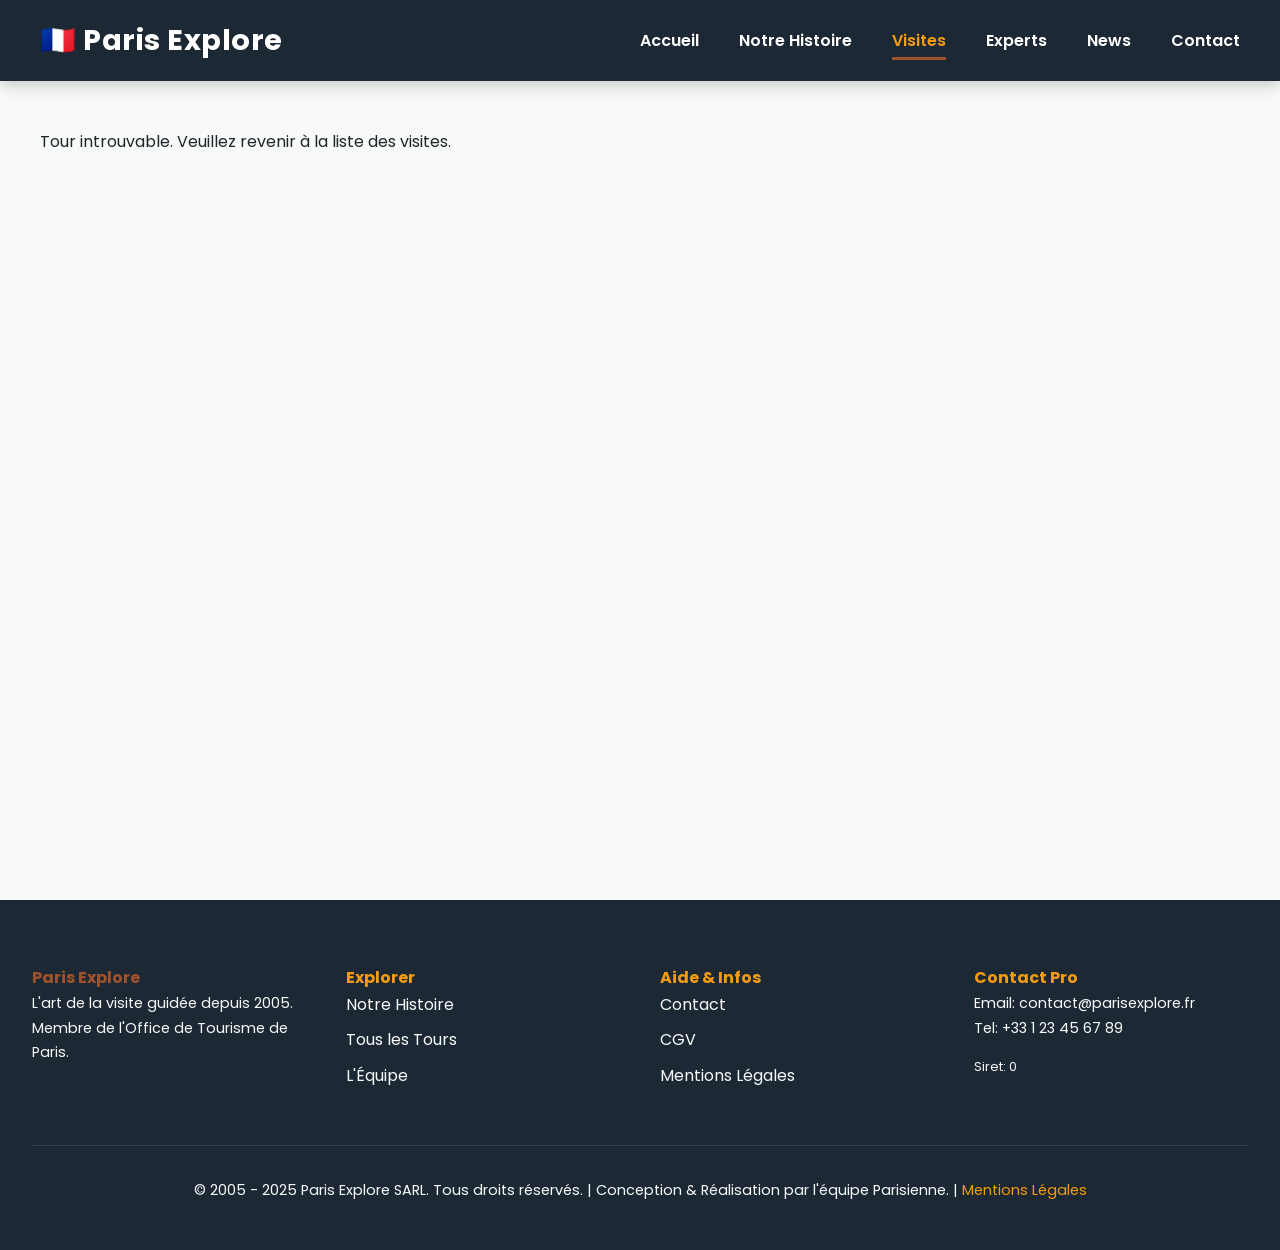
<file: tour-detail.html>
<!DOCTYPE html>
<html lang="fr">
<head>
    <meta charset="UTF-8">
    <meta name="viewport" content="width=device-width, initial-scale=1.0">
    <title>Détails de la visite | Paris Explore</title>
    <link rel="preconnect" href="https://fonts.googleapis.com">
    <link rel="preconnect" href="https://fonts.gstatic.com" crossorigin>
    <link href="https://fonts.googleapis.com/css2?family=Lora:ital,wght@0,400..700;1,400..700&family=Poppins:wght@300;400;600;700&display=swap" rel="stylesheet">
    <link rel="stylesheet" href="css/styles.css">
</head>
<body data-page="tours">
    <div data-component="modal"></div>
    <div data-component="header"></div>

    <main>
        <div class="tour-detail">
            <section class="tour-hero container">
                <h1 id="tourTitle">Visite de Notre-Dame</h1>
                <p id="tourTagline" class="lead">Découvrez les secrets de la cathédrale avec nos experts.</p>
                <div id="tourRating" class="rating" style="margin-top: 1rem;"></div>
            </section>

            <section class="tour-content container">
                <div class="tour-main">
                    <div class="tour-meta">
                        <div class="price">
                            <span>Tarif</span>
                            <strong id="tourPrice">120€</strong>
                        </div>
                        <div class="duration" id="tourDuration">Durée estimée: 2h30</div>
                    </div>
                    <p id="tourDescription" class="tour-description">Chargement de la description...</p>

                    <div class="info-panels">
                        <div>
                            <h2>Inclus</h2>
                            <ul id="tourInclusions"></ul>
                        </div>
                        <div>
                            <h2>Non inclus</h2>
                            <ul id="tourExclusions"></ul>
                        </div>
                    </div>

                    <section>
                        <h2>Itinéraire détaillé</h2>
                        <div id="tourItinerary" class="itinerary"></div>
                    </section>

                    <section>
                        <div class="section-header">
                            <h2>Avis voyageurs</h2>
                            <span id="reviewCount" class="badge">0</span>
                        </div>
                        <div id="tourReviews" class="reviews-grid"></div>
                    </section>
                </div>

                <aside class="tour-sidebar">
                    <div class="booking-card">
                        <h2>Réserver cette expérience</h2>
                        <label for="bookingDate">Date souhaitée</label>
                        <input type="date" id="bookingDate" name="bookingDate">

                        <label for="bookingPax">Nombre de participants</label>
                        <input type="number" id="bookingPax" name="bookingPax" min="1" value="2">

                        <button id="bookingButton" class="btn-primary" type="button">Demander une réservation</button>
                        <p style="font-size: 0.85rem; color: var(--text-secondary); margin-top: 1rem;">Simulation : aucune transaction réelle n'est effectuée.</p>
                    </div>

                    <div class="guides-card">
                        <h2>Guides disponibles</h2>
                        <div id="tourGuides" class="guides-list"></div>
                    </div>
                </aside>
            </section>
        </div>
    </main>

    <div data-component="footer"></div>

    <script type="module" src="js/layout.js"></script>
    <script type="module" src="js/pages/tour-detail.js"></script>
</body>
</html>
</file>
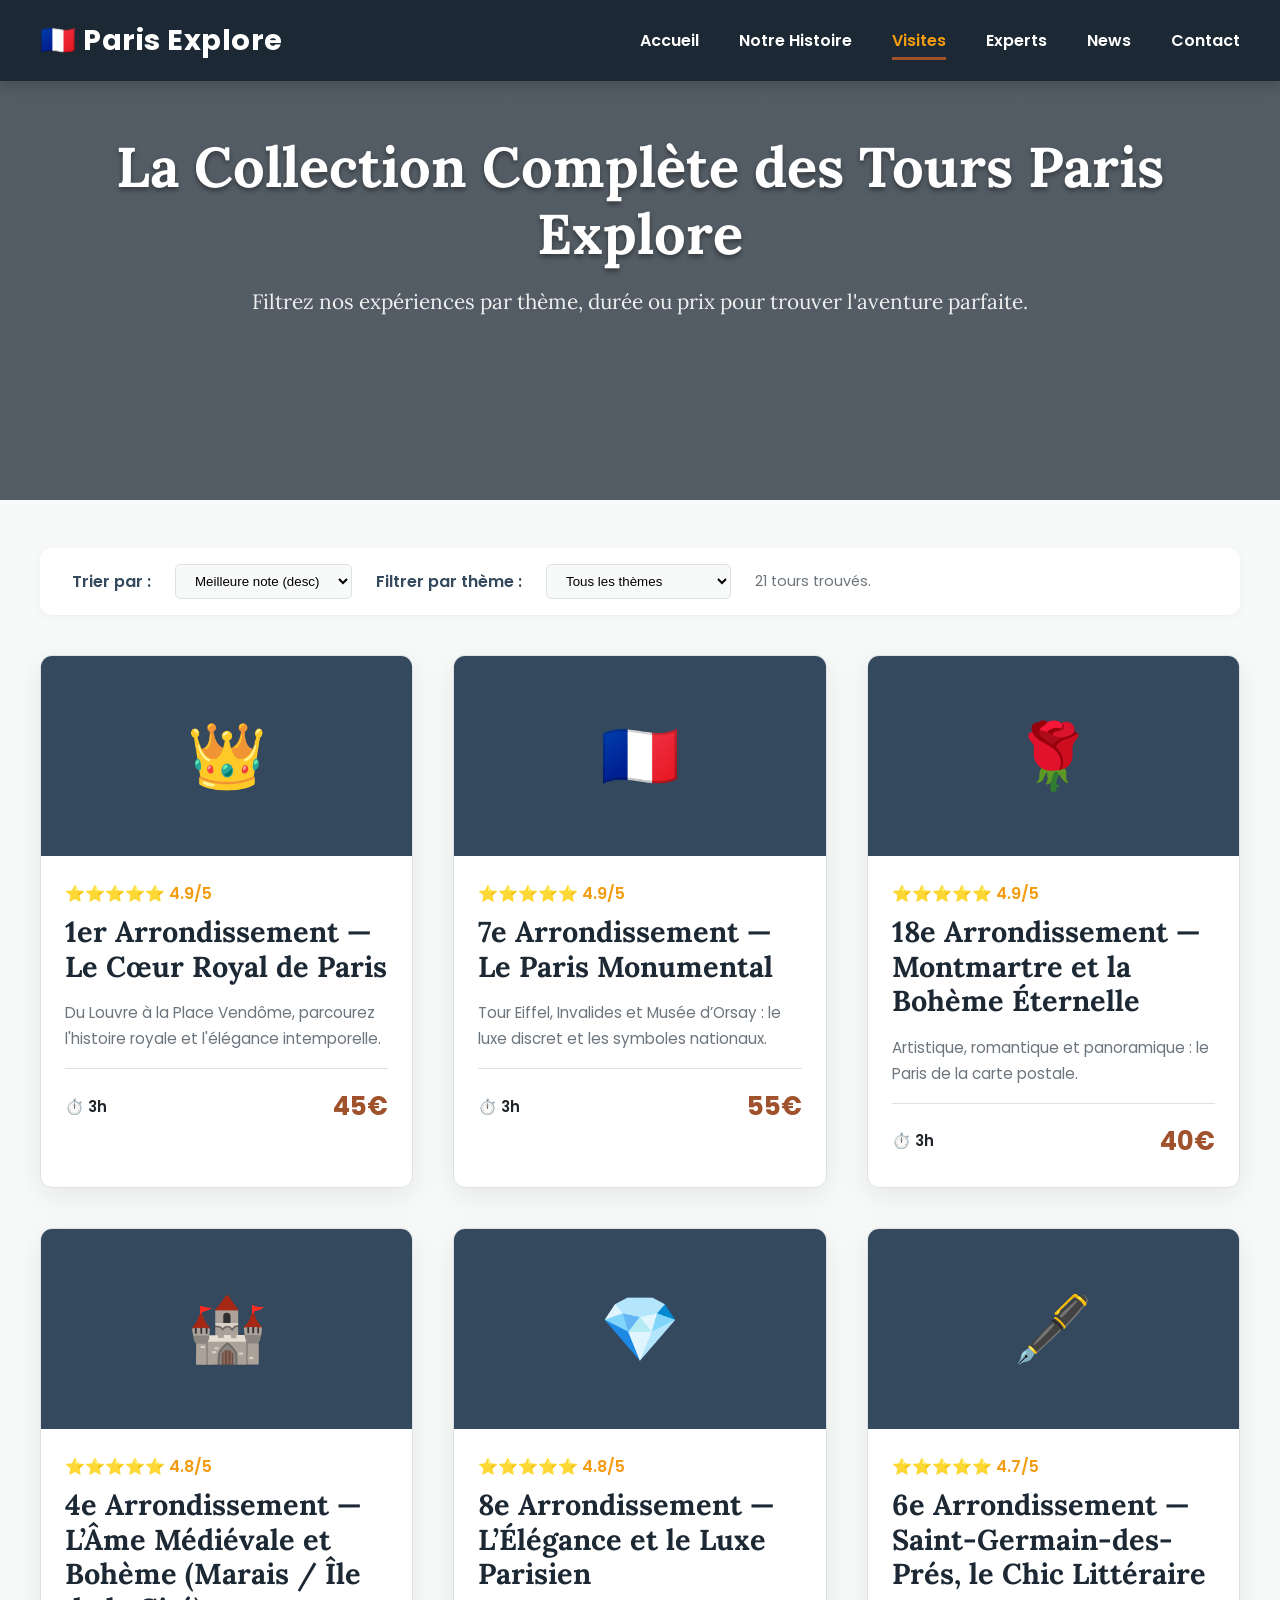
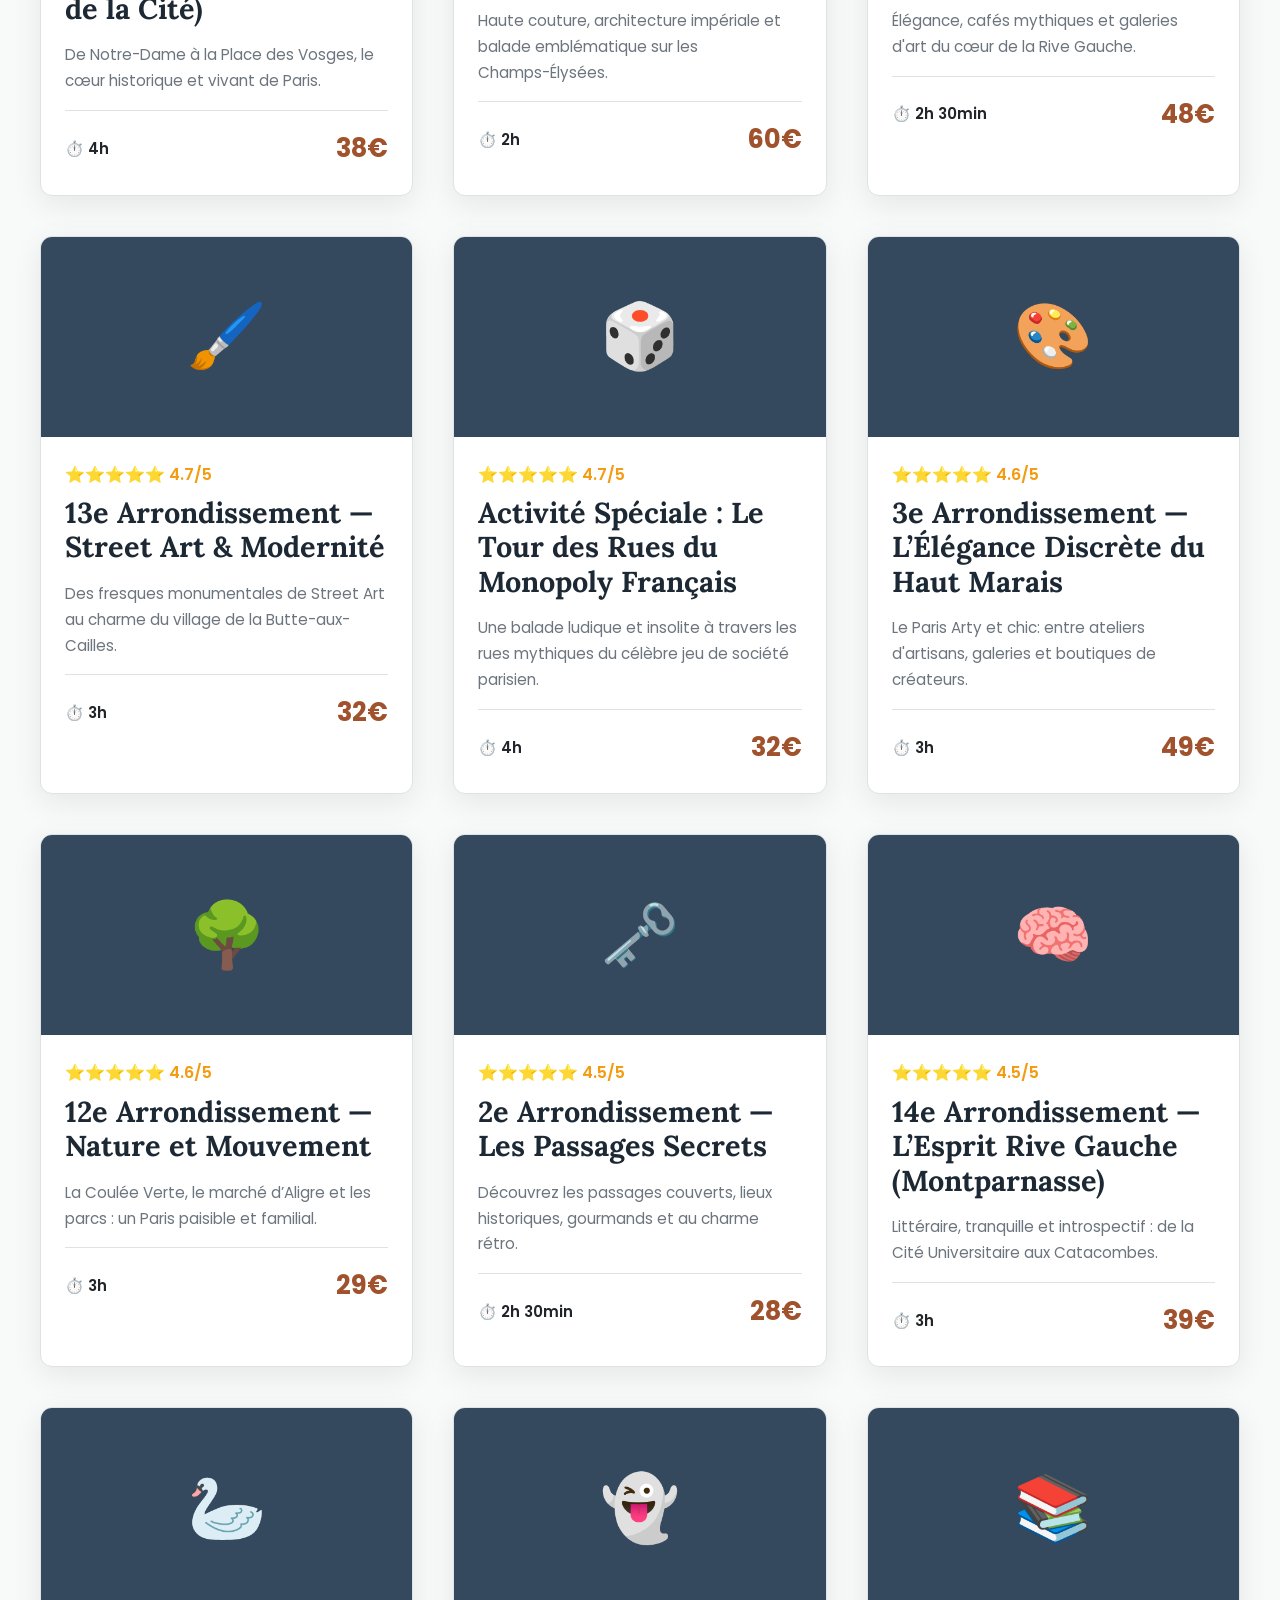
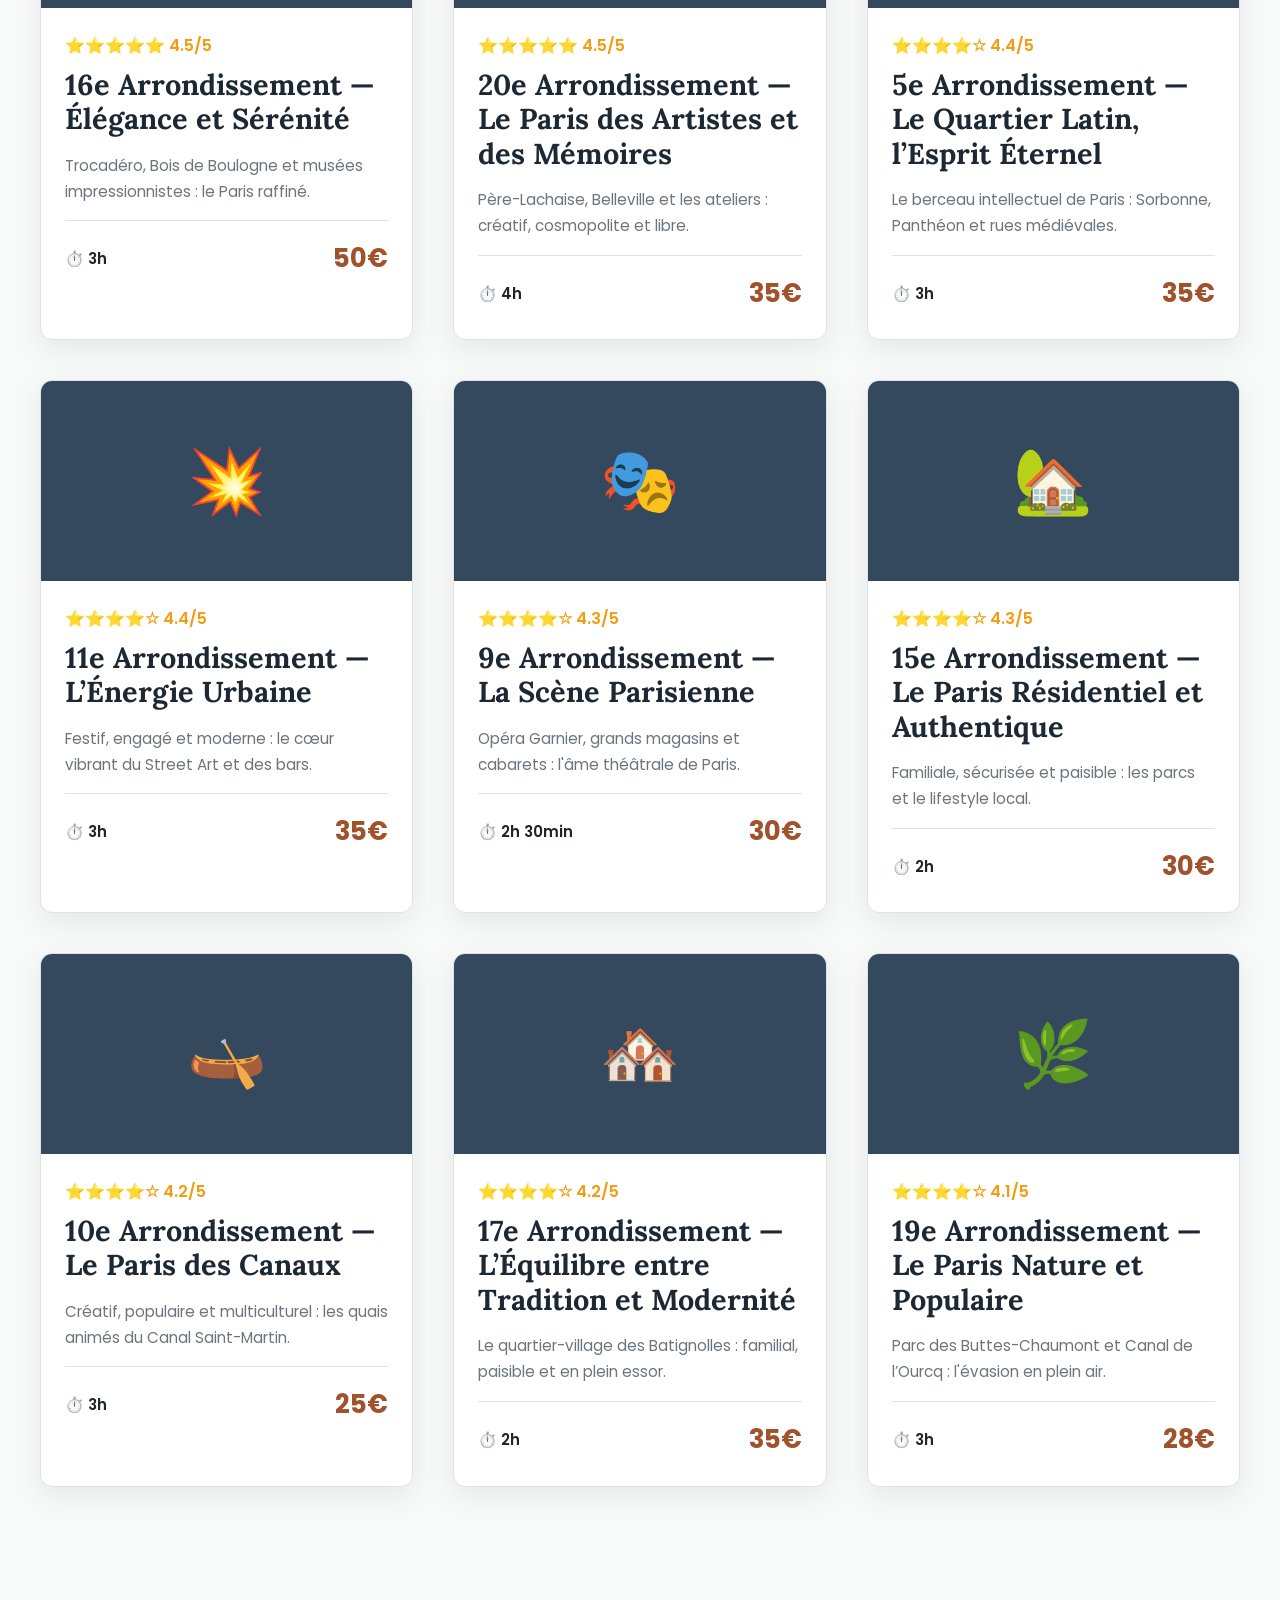
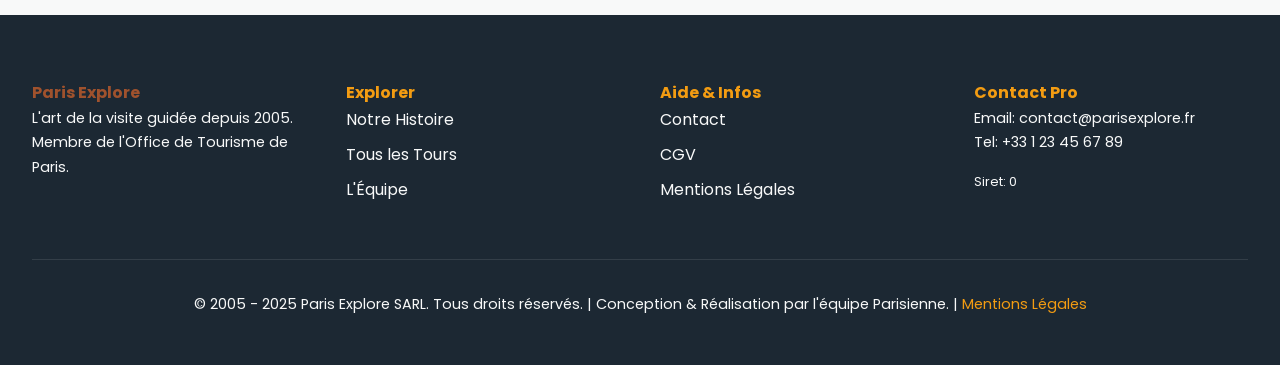
<file: tours.html>
<!DOCTYPE html>
<html lang="fr">
<head>
    <meta charset="UTF-8">
    <meta name="viewport" content="width=device-width, initial-scale=1.0">
    <title>Toutes nos Visites | Paris Explore</title>
    <link rel="preconnect" href="https://fonts.googleapis.com">
    <link rel="preconnect" href="https://fonts.gstatic.com" crossorigin>
    <link href="https://fonts.googleapis.com/css2?family=Lora:ital,wght@0,400..700;1,400..700&family=Poppins:wght@300;400;600;700&display=swap" rel="stylesheet">
    <link rel="stylesheet" href="css/styles.css">
</head>
<body data-page="tours">
    <div data-component="modal"></div>
    <div data-component="header"></div>

    <main>
        <section class="hero" style="background-image: linear-gradient(rgba(28, 40, 51, 0.75), rgba(28, 40, 51, 0.75)), url('https://placehold.co/1600x600/1C2833/FFFFFF?text=Tour+Page+Hero');">
            <h1>La Collection Complète des Tours Paris Explore</h1>
            <p>Filtrez nos expériences par thème, durée ou prix pour trouver l'aventure parfaite.</p>
        </section>

        <div class="container">
            <div class="controls-bar">
                <label for="sort-select">Trier par&nbsp;:</label>
                <select id="sort-select">
                    <option value="rating-desc">Meilleure note (desc)</option>
                    <option value="price-asc">Prix (asc)</option>
                    <option value="duration-asc">Durée (asc)</option>
                    <option value="name-asc">Nom (A-Z)</option>
                </select>

                <label for="filter-theme">Filtrer par thème&nbsp;:</label>
                <select id="filter-theme">
                    <option value="all">Tous les thèmes</option>
                    <option value="Art & Musées">Art &amp; Musées</option>
                    <option value="Histoire & Architecture">Histoire &amp; Architecture</option>
                    <option value="Gastronomie">Gastronomie</option>
                    <option value="Insolite & Secret">Insolite &amp; Secret</option>
                </select>

                <span id="tourCountDisplay" style="font-size: 0.9rem; color: var(--text-secondary);">Chargement des tours…</span>
            </div>

            <div class="grid" id="allTours"></div>
        </div>
    </main>

    <div data-component="footer"></div>

    <script type="module" src="js/layout.js"></script>
    <script type="module" src="js/pages/tours.js"></script>
</body>
</html>
</file>
<file: css/styles.css>
/* Global Reset & Variables */
* {
    margin: 0;
    padding: 0;
    box-sizing: border-box;
}

:root {
    --primary: #1C2833;
    --secondary: #A0522D;
    --accent: #F39C12;
    --light: #F8F9F9;
    --dark: #34495E;
    --text-main: #212529;
    --text-secondary: #6C757D;
    --border-color: #DEE2E6;
}

body {
    font-family: 'Poppins', sans-serif;
    line-height: 1.7;
    color: var(--text-main);
    background-color: var(--light);
    transition: opacity 0.3s ease-in-out;
}

h1,
h2,
h3 {
    font-family: 'Lora', serif;
    font-weight: 700;
    color: var(--primary);
    line-height: 1.2;
}

h1 {
    font-size: clamp(2rem, 5vw, 3.5rem);
    margin-bottom: 1rem;
}

h2 {
    font-size: clamp(1.8rem, 4vw, 2.5rem);
    margin-bottom: 1.5rem;
    padding-bottom: 0.5rem;
}

h3 {
    font-size: clamp(1.3rem, 3vw, 1.8rem);
    margin-bottom: 1rem;
}

p {
    margin-bottom: 1rem;
}

main {
    min-height: calc(100vh - 80px);
    padding-top: 80px;
    animation: fadeIn 0.5s ease-out;
}

@keyframes fadeIn {
    from {
        opacity: 0;
        transform: translateY(10px);
    }
    to {
        opacity: 1;
        transform: translateY(0);
    }
}

.container {
    max-width: 1300px;
    margin: 0 auto;
    padding: 3rem clamp(1rem, 5vw, 2.5rem);
}

.text-center {
    text-align: center;
}

.intro-text {
    max-width: 820px;
    margin: 0 auto 3rem;
}

.grid-spacing {
    margin-top: 1.5rem;
}

.section-spacing {
    margin-top: 4rem;
}

.card-static {
    cursor: default;
}

.text-emphasis {
    color: var(--text-main);
    font-weight: 600;
}

.text-small {
    font-size: 0.9rem;
}

.section-cta {
    text-align: center;
    margin-top: 3rem;
}

/* Legal & Policy Pages */
.legal-page {
    max-width: 900px;
    margin: 0 auto;
}

.legal-heading {
    text-align: center;
    margin-bottom: 2.5rem;
    margin-top: 3rem;
}

.legal-heading p {
    margin-top: 0.75rem;
    color: var(--text-secondary);
}

.legal-divider {
    border: none;
    border-top: 1px solid var(--border-color);
    margin: 2.5rem 0;
}

.legal-section {
    margin-bottom: 2.5rem;
}

.legal-section h2 {
    margin-bottom: 1rem;
}

.legal-section h3 {
    margin-bottom: 0.75rem;
    font-size: 1.1rem;
    color: var(--dark);
}

.legal-list {
    list-style: none;
    padding-left: 0;
    margin: 0;
}

.legal-list li {
    position: relative;
    padding-left: 1.3rem;
    margin-bottom: 0.75rem;
}

.legal-list li::before {
    content: '•';
    position: absolute;
    left: 0;
    color: var(--secondary);
    font-size: 1.2rem;
    line-height: 1;
}

.legal-contact {
    background: white;
    border: 1px solid var(--border-color);
    border-radius: 12px;
    padding: 1.5rem;
    box-shadow: 0 4px 15px rgba(0, 0, 0, 0.05);
}

.legal-contact strong {
    color: var(--primary);
}

/* Header & Navigation */
header {
    background: var(--primary);
    color: white;
    padding: 1rem 0;
    position: fixed;
    top: 0;
    left: 0;
    right: 0;
    z-index: 1000;
    box-shadow: 0 4px 15px rgba(0, 0, 0, 0.2);
}

nav {
    max-width: 1300px;
    margin: 0 auto;
    padding: 0 clamp(1rem, 5vw, 2.5rem);
    display: flex;
    justify-content: space-between;
    align-items: center;
}

.logo {
    font-size: clamp(1.4rem, 4vw, 1.8rem);
    font-weight: 700;
    color: white;
    letter-spacing: 0.5px;
    text-decoration: none;
}

.nav-links {
    display: flex;
    gap: clamp(1rem, 4vw, 2.5rem);
    list-style: none;
}

.nav-links a {
    color: white;
    text-decoration: none;
    font-weight: 600;
    padding: 0.5rem 0;
    position: relative;
    transition: color 0.3s;
}

.nav-links a:hover,
.nav-links a.active-link {
    color: var(--accent);
}

.nav-links a::after {
    content: '';
    position: absolute;
    bottom: 0;
    left: 50%;
    transform: translateX(-50%);
    width: 0;
    height: 3px;
    background: var(--secondary);
    transition: width 0.3s ease;
}

.nav-links a.active-link::after {
    width: 100%;
}

.user-info {
    font-size: 0.75rem;
    color: rgba(255, 255, 255, 0.7);
    padding-left: 1rem;
    border-left: 1px solid rgba(255, 255, 255, 0.2);
    margin-left: 1rem;
}

/* Buttons */
.cta-button {
    background: var(--secondary);
    color: white;
    padding: 0.9rem 2.2rem;
    border: none;
    border-radius: 50px;
    font-size: 1rem;
    font-weight: 600;
    cursor: pointer;
    text-decoration: none;
    display: inline-block;
    transition: background 0.3s, transform 0.2s, box-shadow 0.3s;
    box-shadow: 0 4px 15px rgba(0, 0, 0, 0.1);
    text-transform: uppercase;
    letter-spacing: 0.5px;
}

.cta-button:hover {
    background: #8B4513;
    transform: translateY(-2px);
    box-shadow: 0 6px 20px rgba(0, 0, 0, 0.15);
}

.secondary-button {
    background: transparent;
    color: var(--secondary);
    border: 2px solid var(--secondary);
    padding: 0.8rem 2rem;
    border-radius: 50px;
    font-size: 1rem;
    font-weight: 600;
    cursor: pointer;
    text-decoration: none;
    display: inline-block;
    transition: background 0.3s, color 0.3s;
}

.secondary-button:hover {
    background: var(--secondary);
    color: white;
}

/* Hero */
.hero {
    background: linear-gradient(rgba(28, 40, 51, 0.75), rgba(28, 40, 51, 0.75)), url('https://placehold.co/1600x600/1C2833/FFFFFF?text=Luxe+Paris+View') center center/cover no-repeat;
    color: white;
    padding: 8rem 2rem;
    text-align: center;
    min-height: 500px;
    display: flex;
    flex-direction: column;
    justify-content: center;
    align-items: center;
    margin-top: -80px;
}

.hero h1 {
    color: white;
    text-shadow: 0 3px 5px rgba(0, 0, 0, 0.4);
}

.hero p {
    font-size: 1.3rem;
    margin-bottom: 3rem;
    font-family: 'Lora', serif;
    max-width: 800px;
    opacity: 0.9;
}

/* Grids & Cards */
.grid {
    display: grid;
    grid-template-columns: repeat(auto-fill, minmax(300px, 1fr));
    gap: 2.5rem;
    margin-top: 2.5rem;
}

.card {
    background: white;
    border-radius: 12px;
    overflow: hidden;
    box-shadow: 0 8px 30px rgba(0, 0, 0, 0.08);
    transition: transform 0.3s, box-shadow 0.3s;
    display: flex;
    flex-direction: column;
    border: 1px solid var(--border-color);
    text-decoration: none;
    color: inherit;
}

.card:hover {
    transform: translateY(-5px);
    box-shadow: 0 15px 40px rgba(0, 0, 0, 0.15);
}

.card-image {
    width: 100%;
    height: 200px;
    background: var(--dark);
    color: white;
    display: flex;
    align-items: center;
    justify-content: center;
    font-size: 4rem;
}

.card-content {
    padding: 1.5rem;
    flex-grow: 1;
}

.rating {
    color: var(--accent);
    font-size: 1rem;
    font-weight: 600;
    margin-bottom: 0.5rem;
}

.price {
    font-size: 1.6rem;
    font-weight: 700;
    color: var(--secondary);
}

/* Tour Detail Page */
.tour-detail {
    background: var(--light);
}

.tour-hero {
    text-align: center;
    padding: 3rem 2rem;
    background: linear-gradient(135deg, var(--primary) 0%, var(--dark) 100%);
    color: white;
    margin-bottom: 3rem;
}

.tour-hero h1 {
    color: white;
    margin-bottom: 0.5rem;
}

.tour-hero .lead {
    font-size: 1.2rem;
    color: rgba(255, 255, 255, 0.9);
    margin-bottom: 1rem;
}

.tour-content {
    display: grid;
    grid-template-columns: 1fr 380px;
    gap: 2.5rem;
    align-items: start;
}

.tour-main {
    background: white;
    padding: 2.5rem;
    border-radius: 12px;
    box-shadow: 0 2px 15px rgba(0, 0, 0, 0.08);
}

.tour-meta {
    display: flex;
    gap: 2rem;
    padding: 1.5rem;
    background: var(--light);
    border-radius: 8px;
    margin-bottom: 2rem;
    align-items: center;
}

.tour-meta .price {
    display: flex;
    flex-direction: column;
    gap: 0.25rem;
}

.tour-meta .price span {
    font-size: 0.9rem;
    color: var(--text-secondary);
    text-transform: uppercase;
    letter-spacing: 0.5px;
}

.tour-meta .price strong {
    font-size: 2.5rem;
    color: var(--accent);
    font-weight: 700;
}

.tour-meta .duration {
    font-size: 1rem;
    color: var(--dark);
    display: flex;
    align-items: center;
    gap: 0.5rem;
}

.tour-meta .duration::before {
    content: "⏱️";
    font-size: 1.5rem;
}

.tour-description {
    font-size: 1.05rem;
    line-height: 1.8;
    color: var(--text-main);
    margin-bottom: 2.5rem;
}

.info-panels {
    display: grid;
    grid-template-columns: 1fr 1fr;
    gap: 2rem;
    margin: 2.5rem 0;
}

.info-panels h2 {
    font-size: 1.3rem;
    margin-bottom: 1rem;
    color: var(--primary);
}

.info-panels ul {
    list-style: none;
    padding: 0;
}

.info-panels li {
    padding: 0.75rem 0;
    border-bottom: 1px solid var(--border-color);
    position: relative;
    padding-left: 1.5rem;
}

.info-panels li::before {
    content: "✓";
    position: absolute;
    left: 0;
    color: var(--accent);
    font-weight: 700;
}

.info-panels li:last-child {
    border-bottom: none;
}

.tour-sidebar {
    position: sticky;
    top: 100px;
    display: flex;
    flex-direction: column;
    gap: 1.5rem;
}

.sidebar-panel {
    background: white;
    padding: 2rem;
    border-radius: 12px;
    box-shadow: 0 4px 15px rgba(0, 0, 0, 0.05);
    margin-bottom: 2rem;
}

.itinerary h3 {
    border-left: 4px solid var(--secondary);
    padding-left: 1rem;
    margin-top: 1.5rem;
    margin-bottom: 1.5rem;
}

.itinerary-item {
    padding: 0.75rem 0;
    border-bottom: 1px dashed var(--border-color);
    padding-left: 1.5rem;
    position: relative;
}

.itinerary-item strong {
    display: block;
    color: var(--primary);
    font-size: 1.1rem;
}

.itinerary-item:last-child {
    border-bottom: none;
}

.itinerary-item::before {
    content: "•";
    position: absolute;
    left: 0;
    color: var(--accent);
    font-size: 1.5rem;
    line-height: 1;
}

.booking-card {
    background: white;
    padding: 2rem;
    border-radius: 12px;
    box-shadow: 0 4px 20px rgba(0, 0, 0, 0.1);
    border: 2px solid var(--accent);
}

.booking-card h2 {
    font-size: 1.4rem;
    margin-bottom: 1.5rem;
    text-align: center;
    color: var(--primary);
}

.booking-card label {
    display: block;
    font-weight: 600;
    margin-top: 1.25rem;
    margin-bottom: 0.5rem;
    color: var(--dark);
}

.booking-card input {
    width: 100%;
    padding: 0.75rem;
    border: 1px solid var(--border-color);
    border-radius: 6px;
    font-size: 1rem;
    transition: border-color 0.3s;
}

.booking-card input:focus {
    outline: none;
    border-color: var(--accent);
}

.booking-card .btn-primary {
    width: 100%;
    margin-top: 1.5rem;
}

.guides-card {
    background: white;
    padding: 2rem;
    border-radius: 12px;
    box-shadow: 0 2px 15px rgba(0, 0, 0, 0.08);
}

.guides-card h2 {
    font-size: 1.4rem;
    margin-bottom: 1.5rem;
    color: var(--primary);
}

.guides-list {
    display: flex;
    flex-direction: column;
    gap: 1rem;
}

.guide-mini {
    display: flex;
    align-items: center;
    gap: 1rem;
    padding: 1rem;
    background: var(--light);
    border-radius: 8px;
    text-decoration: none;
    transition: transform 0.2s, box-shadow 0.2s;
}

.guide-mini:hover {
    transform: translateY(-2px);
    box-shadow: 0 4px 12px rgba(0, 0, 0, 0.1);
}

.guide-mini-avatar {
    font-size: 2.5rem;
    flex-shrink: 0;
}

.guide-mini-info h3 {
    font-size: 1rem;
    margin-bottom: 0.25rem;
    color: var(--primary);
}

.guide-mini-info p {
    font-size: 0.85rem;
    color: var(--text-secondary);
    margin: 0;
}

.itinerary h2 {
    margin-bottom: 1.5rem;
}

.itinerary-step {
    padding: 1rem 0;
    padding-left: 2rem;
    position: relative;
    border-left: 2px solid var(--border-color);
    margin-left: 0.5rem;
}

.itinerary-step::before {
    content: "";
    position: absolute;
    left: -6px;
    top: 1.25rem;
    width: 10px;
    height: 10px;
    background: var(--accent);
    border-radius: 50%;
    border: 2px solid white;
    box-shadow: 0 0 0 2px var(--accent);
}

.itinerary-step:last-child {
    border-left-color: transparent;
}

.section-header {
    display: flex;
    align-items: center;
    gap: 1rem;
    margin-bottom: 1.5rem;
}

.badge {
    background: var(--accent);
    color: white;
    padding: 0.25rem 0.75rem;
    border-radius: 20px;
    font-size: 0.9rem;
    font-weight: 600;
}

.reviews-grid {
    display: grid;
    gap: 1.5rem;
}

.review-card {
    background: var(--light);
    padding: 1.5rem;
    border-radius: 8px;
    border-left: 4px solid var(--secondary);
}

.review-card .rating {
    margin-bottom: 0.75rem;
}

.review-card strong {
    color: var(--primary);
    font-size: 1.05rem;
    display: block;
    margin-bottom: 0.5rem;
}

.review-card p {
    color: var(--text-main);
    line-height: 1.6;
    margin: 0;
}

/* Guide Profile Page */
.guide-profile {
    max-width: 1100px;
}

.guide-header {
    display: flex;
    align-items: center;
    gap: 2.5rem;
    padding: 3rem;
    background: linear-gradient(135deg, var(--primary) 0%, var(--dark) 100%);
    color: white;
    border-radius: 12px;
    margin-bottom: 3rem;
    box-shadow: 0 4px 20px rgba(0, 0, 0, 0.15);
}

.guide-avatar {
    font-size: 6rem;
    background: white;
    color: var(--primary);
    width: 140px;
    height: 140px;
    border-radius: 50%;
    display: flex;
    align-items: center;
    justify-content: center;
    flex-shrink: 0;
    box-shadow: 0 4px 15px rgba(0, 0, 0, 0.2);
}

.guide-header h1 {
    color: white;
    margin-bottom: 0.5rem;
}

.guide-header .lead {
    font-size: 1.2rem;
    color: rgba(255, 255, 255, 0.9);
    margin-bottom: 0.75rem;
}

.guide-details {
    display: grid;
    grid-template-columns: repeat(auto-fit, minmax(300px, 1fr));
    gap: 2rem;
    margin-bottom: 3rem;
}

.guide-details > div {
    background: white;
    padding: 2rem;
    border-radius: 12px;
    box-shadow: 0 2px 15px rgba(0, 0, 0, 0.08);
}

.guide-details h2 {
    font-size: 1.3rem;
    margin-bottom: 1rem;
    color: var(--primary);
    border-bottom: 2px solid var(--accent);
    padding-bottom: 0.5rem;
}

.guide-details p {
    line-height: 1.8;
    color: var(--text-main);
}

.tag-list {
    display: flex;
    flex-wrap: wrap;
    gap: 0.75rem;
}

.tag {
    background: var(--light);
    color: var(--dark);
    padding: 0.5rem 1rem;
    border-radius: 20px;
    font-size: 0.9rem;
    border: 1px solid var(--border-color);
    transition: all 0.2s;
}

.tag:hover {
    background: var(--accent);
    color: white;
    border-color: var(--accent);
}

/* Controls */
.controls-bar {
    background: white;
    padding: 1rem 2rem;
    border-radius: 12px;
    box-shadow: 0 2px 10px rgba(0, 0, 0, 0.05);
    display: flex;
    gap: 1.5rem;
    align-items: center;
    flex-wrap: wrap;
}

.controls-bar label {
    font-weight: 600;
    color: var(--dark);
}

.controls-bar select {
    padding: 8px 15px;
    border-radius: 5px;
    border: 1px solid var(--border-color);
    background: var(--light);
    cursor: pointer;
    min-width: 150px;
}

/* Stats */
.stats-grid {
    display: grid;
    grid-template-columns: repeat(auto-fit, minmax(200px, 1fr));
    gap: 2rem;
    text-align: center;
    margin-top: 3rem;
}

.stat-box {
    background: var(--primary);
    color: white;
    padding: 2rem;
    border-radius: 12px;
}

.stat-box .number {
    font-family: 'Lora', serif;
    font-size: 3rem;
    font-weight: 700;
    color: var(--accent);
    display: block;
    line-height: 1;
}

.stat-box .label {
    font-size: 1.1rem;
    margin-top: 0.5rem;
    opacity: 0.9;
}

/* Modal */
.modal-overlay {
    position: fixed;
    top: 0;
    left: 0;
    right: 0;
    bottom: 0;
    background: rgba(0, 0, 0, 0.7);
    display: none;
    justify-content: center;
    align-items: center;
    z-index: 2000;
    opacity: 0;
    transition: opacity 0.3s;
}

.modal-overlay.show {
    display: flex;
    opacity: 1;
}

.modal-content {
    background: white;
    padding: 2rem;
    border-radius: 12px;
    max-width: 500px;
    width: 90%;
    box-shadow: 0 10px 30px rgba(0, 0, 0, 0.3);
    transform: scale(0.9);
    transition: transform 0.3s;
}

.modal-overlay.show .modal-content {
    transform: scale(1);
}

.modal-content h2 {
    border-bottom: 2px solid var(--border-color);
    padding-bottom: 0.5rem;
    margin-bottom: 1.5rem;
    color: var(--secondary);
}

.close-btn {
    float: right;
    font-size: 1.5rem;
    cursor: pointer;
    color: var(--text-secondary);
}

/* Footer */
footer {
    background: var(--primary);
    color: var(--light);
    padding: 4rem 2rem 2rem;
    margin-top: 5rem;
}

.footer-content {
    max-width: 1300px;
    margin: 0 auto;
    display: grid;
    grid-template-columns: repeat(auto-fit, minmax(200px, 1fr));
    gap: 2.5rem;
}

.footer-content a {
    color: var(--light);
    text-decoration: none;
    display: block;
    margin-bottom: 0.5rem;
}

.legal-footer-text {
    text-align: center;
    margin-top: 3rem;
    padding-top: 2rem;
    border-top: 1px solid rgba(255, 255, 255, 0.1);
    font-size: 0.9rem;
}

.legal-footer-text a {
    color: var(--accent);
    text-decoration: none;
}

/* Misc */
.profile-avatar {
    width: 150px;
    height: 150px;
    border-radius: 50%;
    background: var(--dark);
    color: var(--light);
    display: flex;
    align-items: center;
    justify-content: center;
    font-size: 4rem;
}

.tag {
    display: inline-block;
    border-radius: 25px;
    padding: 0.5rem 1rem;
    font-size: 0.9rem;
}

/* Responsive */
@media (max-width: 1024px) {
    .tour-detail-content {
        grid-template-columns: 1fr;
    }

    .booking-card {
        position: static;
    }

    .nav-links {
        gap: 1.5rem;
    }

    .controls-bar {
        padding: 1rem;
    }
}

@media (max-width: 768px) {
    .hero {
        padding: 5rem 1rem;
    }

    .hero h1 {
        font-size: 2.2rem;
    }

    .hero p {
        font-size: 1rem;
    }

    nav {
        flex-direction: column;
        align-items: flex-start;
    }

    .nav-links {
        margin-top: 1rem;
        flex-wrap: wrap;
        gap: 0.75rem 1.5rem;
    }

    /* Tour Detail Responsive */
    .tour-content {
        grid-template-columns: 1fr;
    }

    .tour-sidebar {
        position: static;
        order: -1;
    }

    .tour-main {
        padding: 1.5rem;
    }

    .tour-meta {
        flex-direction: column;
        align-items: flex-start;
        gap: 1rem;
    }

    .info-panels {
        grid-template-columns: 1fr;
        gap: 1.5rem;
    }

    /* Guide Profile Responsive */
    .guide-header {
        flex-direction: column;
        text-align: center;
        padding: 2rem;
        gap: 1.5rem;
    }

    .guide-avatar {
        font-size: 4rem;
        width: 100px;
        height: 100px;
    }

    .guide-details {
        grid-template-columns: 1fr;
    }
}
</file>
